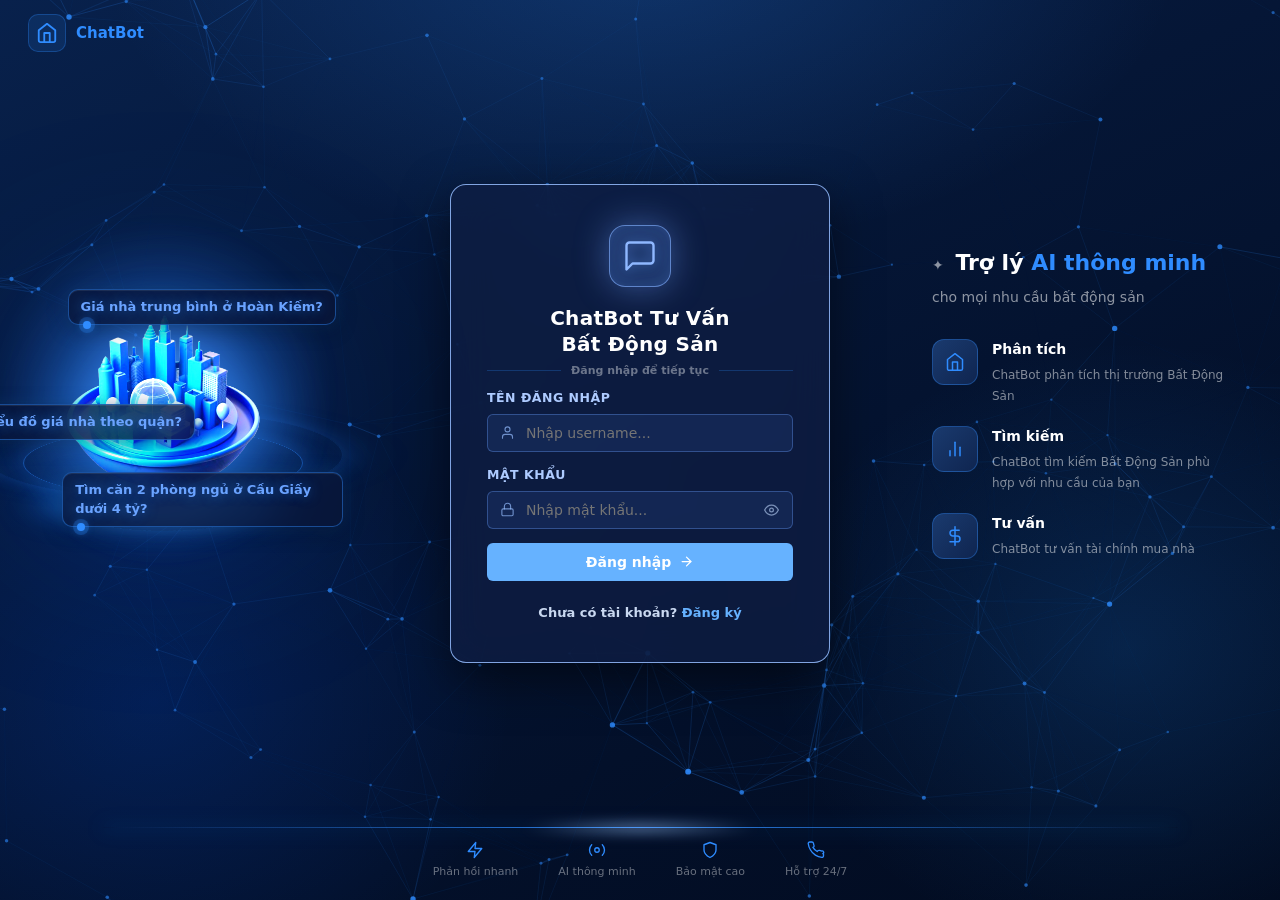
<file: frontend/html/index.html>
<!DOCTYPE html>
<html lang="vi">
<head>
  <meta charset="UTF-8" />
  <meta name="viewport" content="width=device-width, initial-scale=1.0" />
  <title>Chatbot</title>
  <link rel="stylesheet" href="../css/style.css" />
  <link rel="preconnect" href="https://fonts.googleapis.com" />
  <link href="https://fonts.googleapis.com/css2?family=Inter:wght@300;400;500;600&display=swap" rel="stylesheet" />
  <script src="https://cdn.plot.ly/plotly-2.27.0.min.js"></script>
</head>
<body>
  <div class="app-layout">

    <!-- ===== SIDEBAR ===== -->
    <aside class="sidebar" id="sidebar">
      <div class="sidebar-header">
        <div class="sidebar-brand">
          <span class="sidebar-logo-icon">
            <img src="../assets/images/deal.png" alt="Logo" />
          </span>
          <div class="sidebar-brand-text">
            <span class="sidebar-title">Chatbot</span>
            <span class="sidebar-brand-sub">Tư vấn Bất Động Sản</span>
          </div>
        </div>
      </div>

      <button class="new-chat-btn" id="newChatBtn" title="Cuộc trò chuyện mới">
        <img src="../assets/images/talk.png" alt="" class="new-chat-icon" />
        <span>Chat mới</span>
      </button>

      <button class="search-btn" id="searchBtn" title="Tìm kiếm">
        <img src="../assets/images/magnifying-glass.png" alt="" class="new-chat-icon" />
        <span>Tìm kiếm</span>
      </button>

      <div class="search-box" id="searchBox" hidden>
        <input type="text" id="searchInput" placeholder="Tìm trong lịch sử..." />
      </div>

      <div class="sidebar-history-section">
        <span class="sidebar-history-label"><img src="../assets/images/memory.png" alt="" class="history-icon" />Lịch sử</span>
        <div class="history-list" id="historyList">
          <p class="history-empty">Chưa có cuộc trò chuyện nào.</p>
        </div>
      </div>


      <button class="sidebar-collapse-btn" id="collapseBtn" title="Thu gọn">
        <svg viewBox="0 0 24 24" width="16" height="16"><polyline points="15 18 9 12 15 6"/><polyline points="9 18 3 12 9 6"/></svg>
      </button>
    </aside>

    <!-- Nút mở lại sidebar khi đã collapse -->
    <button class="sidebar-open-btn" id="openBtn" title="Mở sidebar">
      <svg viewBox="0 0 24 24" width="16" height="16"><polyline points="9 18 15 12 9 6"/><polyline points="15 18 21 12 15 6"/></svg>
    </button>

    <!-- ===== MAIN ===== -->
    <div class="main-content">

      <!-- Header -->
      <header class="top-header">
        <div class="header-left">
          <span class="header-date">
            <svg viewBox="0 0 24 24" width="14" height="14"><rect x="3" y="4" width="18" height="18" rx="2" ry="2"/><line x1="16" y1="2" x2="16" y2="6"/><line x1="8" y1="2" x2="8" y2="6"/><line x1="3" y1="10" x2="21" y2="10"/></svg>
            <span id="current-date"></span>
          </span>
        </div>

        <div class="header-right">
          <!-- Model Selector -->
          <div class="model-selector-wrap" id="modelSelectorWrap">
            <button class="model-selector-btn" id="modelSelectorBtn" title="Chọn model">
              <svg viewBox="0 0 24 24" width="15" height="15" class="model-icon"><circle cx="12" cy="12" r="3"/><path d="M19.07 4.93a10 10 0 0 1 0 14.14M4.93 4.93a10 10 0 0 0 0 14.14"/></svg>
              <span id="modelLabel">GPT-4.1 Mini</span>
              <svg viewBox="0 0 24 24" width="13" height="13" class="chevron-icon"><polyline points="6 9 12 15 18 9"/></svg>
            </button>

            <div class="model-dropdown" id="modelDropdown" hidden>
              <div class="model-dropdown-item" data-model="gpt-4.1-mini">
                <div class="model-item-main">
                  <span class="model-item-name">GPT-4.1 Mini</span>
                  <span class="model-check">
                    <svg viewBox="0 0 24 24" width="14" height="14"><polyline points="20 6 9 17 4 12"/></svg>
                  </span>
                </div>
                <span class="model-item-desc">Nhanh, hiệu quả</span>
              </div>
<div class="model-dropdown-item" data-model="o4-mini">
                <div class="model-item-main">
                  <span class="model-item-name">O4 Mini</span>
                  <span class="model-check">
                    <svg viewBox="0 0 24 24" width="14" height="14"><polyline points="20 6 9 17 4 12"/></svg>
                  </span>
                </div>
                <span class="model-item-desc">Phù hợp cho các tác vụ phức tạp</span>
              </div>
              <div class="model-dropdown-item" data-model="deepseek/deepseek-v4-flash">
                <div class="model-item-main">
                  <span class="model-item-name">DeepSeek V4 Flash</span>
                  <span class="model-check">
                    <svg viewBox="0 0 24 24" width="14" height="14"><polyline points="20 6 9 17 4 12"/></svg>
                  </span>
                </div>
                <span class="model-item-desc">Phù hợp với các tác vụ đơn giản</span>
              </div>
              <div class="model-dropdown-item" data-model="mistralai/mistral-small-2603">
                <div class="model-item-main">
                  <span class="model-item-name">Mistral Small 4</span>
                  <span class="model-check">
                    <svg viewBox="0 0 24 24" width="14" height="14"><polyline points="20 6 9 17 4 12"/></svg>
                  </span>
                </div>
                <span class="model-item-desc">Phù hợp cho hỏi đáp thông thường</span>
              </div>
            </div>
          </div>

          <!-- User info dropdown -->
          <div class="header-user-wrap" id="headerUserWrap">
            <div class="header-user-info" id="headerUserBtn">
              <div class="sidebar-user-avatar" id="sidebarUserAvatar">U</div>
              <div class="sidebar-user-details">
                <span class="sidebar-user-name" id="sidebarUserName">—</span>
                <span class="sidebar-user-role" id="sidebarUserRole">user</span>
              </div>
            </div>
            <div class="header-user-dropdown" id="headerUserDropdown" hidden>
              <button class="header-menu-btn" id="profileBtn">
                <svg viewBox="0 0 24 24" width="14" height="14"><path d="M20 21v-2a4 4 0 0 0-4-4H8a4 4 0 0 0-4 4v2"/><circle cx="12" cy="7" r="4"/></svg>
                Hồ sơ
              </button>
              <a class="header-menu-btn" id="adminPageBtn" href="admin.html" hidden>
                <svg viewBox="0 0 24 24" width="14" height="14"><path d="M12 20h9"/><path d="M16.5 3.5a2.121 2.121 0 0 1 3 3L7 19l-4 1 1-4L16.5 3.5z"/></svg>
                Admin
              </a>
              <button class="header-logout-btn" id="logoutBtn">
                <svg viewBox="0 0 24 24" width="14" height="14"><path d="M9 21H5a2 2 0 0 1-2-2V5a2 2 0 0 1 2-2h4"/><polyline points="16 17 21 12 16 7"/><line x1="21" y1="12" x2="9" y2="12"/></svg>
                Đăng xuất
              </button>
            </div>
          </div>

        </div>
      </header>

      <!-- Chat Area -->
      <div class="chat-wrapper">
        <div class="chat-area welcome-mode" id="chatArea">

          <!-- Welcome State -->
          <div class="welcome-screen" id="welcomeScreen">
            <h1 class="welcome-title">XIN CHÀO</h1>
            <div class="welcome-sphere-wrap">
              <div class="sphere-ring r1"></div>
              <div class="sphere-ring r2"></div>
              <div class="sphere-glow"></div>
              <img class="sphere-robot" src="../assets/images/robot.png" alt="AI" />
            </div>
            <p class="welcome-subtitle">Tôi có thể giúp gì cho bạn?</p>
          </div>

          <!-- Messages container -->
          <div class="messages-container" id="messagesContainer"></div>

          <!-- Input Bar -->
          <div class="input-bar" id="inputBar">
            <div class="input-wrapper">
              <textarea
                id="chatInput"
                class="chat-input"
                placeholder="Câu hỏi của bạn về Bất Động Sản..."
                rows="1"
                maxlength="1000"
              ></textarea>
              <button class="send-btn" id="sendBtn" title="Gửi">
                <svg viewBox="0 0 24 24" width="18" height="18"><line x1="12" y1="19" x2="12" y2="5"/><polyline points="5 12 12 5 19 12"/></svg>
              </button>
            </div>
            <div class="input-counter" id="inputCounter">0/1000</div>

            <div class="suggestion-grid" id="suggestionGrid">
              <button class="suggestion-card" data-q="Với tài chính dưới 5 tỷ, hãy gợi ý cho tôi các bất động sản ở Gia Lâm">
                <span class="suggestion-icon">
                  <svg viewBox="0 0 24 24" width="18" height="18"><line x1="18" y1="20" x2="18" y2="10"/><line x1="12" y1="20" x2="12" y2="4"/><line x1="6" y1="20" x2="6" y2="14"/></svg>
                </span>
                <span class="suggestion-text">Với tài chính dưới 5 tỷ, hãy gợi ý cho tôi các bất động sản ở Gia Lâm</span>
                <svg class="suggestion-arrow" viewBox="0 0 24 24" width="13" height="13"><line x1="5" y1="12" x2="19" y2="12"/><polyline points="12 5 19 12 12 19"/></svg>
              </button>
              <button class="suggestion-card" data-q="Biểu đồ giá nhà trung bình theo từng quận">
                <span class="suggestion-icon">
                  <svg viewBox="0 0 24 24" width="18" height="18"><path d="M3 9l9-7 9 7v11a2 2 0 0 1-2 2H5a2 2 0 0 1-2-2z"/><polyline points="9 22 9 12 15 12 15 22"/></svg>
                </span>
                <span class="suggestion-text">Biểu đồ giá nhà trung bình theo từng quận</span>
                <svg class="suggestion-arrow" viewBox="0 0 24 24" width="13" height="13"><line x1="5" y1="12" x2="19" y2="12"/><polyline points="12 5 19 12 12 19"/></svg>
              </button>
              <button class="suggestion-card" data-q="Tôi có 1.5 tỷ vốn tự có, thu nhập 35 triệu/tháng, muốn mua căn 4 tỷ. Vay lãi suất 9%/năm trong 20 năm, đánh giá rủi ro tài chính giúp tôi">
                <span class="suggestion-icon">
                  <svg viewBox="0 0 24 24" width="18" height="18"><path d="M12 22s8-4 8-10V5l-8-3-8 3v7c0 6 8 10 8 10z"/></svg>
                </span>
                <span class="suggestion-text">Tôi có 1.5 tỷ vốn, thu nhập 35 triệu/tháng, muốn mua căn 4 tỷ, vay 9%/năm trong 20 năm, đánh giá rủi ro tài chính giúp tôi</span>
                <svg class="suggestion-arrow" viewBox="0 0 24 24" width="13" height="13"><line x1="5" y1="12" x2="19" y2="12"/><polyline points="12 5 19 12 12 19"/></svg>
              </button>
              <button class="suggestion-card" data-q="Tìm kiếm Bất Động Sản ở Ba Đình, có 3 phòng ngủ, thiết kế hiện đại, thoáng đãng">
                <span class="suggestion-icon">
                  <svg viewBox="0 0 24 24" width="18" height="18"><path d="M3 9l9-7 9 7v11a2 2 0 0 1-2 2H5a2 2 0 0 1-2-2z"/><line x1="9" y1="22" x2="9" y2="12"/><line x1="15" y1="22" x2="15" y2="16"/></svg>
                </span>
                <span class="suggestion-text">Tìm kiếm Bất Động Sản ở Ba Đình, có 3 phòng ngủ, thiết kế hiện đại, thoáng đãng</span>
                <svg class="suggestion-arrow" viewBox="0 0 24 24" width="13" height="13"><line x1="5" y1="12" x2="19" y2="12"/><polyline points="12 5 19 12 12 19"/></svg>
              </button>
            </div>
          </div>

        </div>
      </div>
    </div>
  </div>

  <!-- Profile Modal -->
  <div class="modal-overlay" id="profileModal" hidden>
    <div class="profile-modal">
      <div class="profile-modal-header">
        <div class="profile-modal-title">
          <svg viewBox="0 0 24 24" width="18" height="18"><path d="M20 21v-2a4 4 0 0 0-4-4H8a4 4 0 0 0-4 4v2"/><circle cx="12" cy="7" r="4"/></svg>
          Thông tin tài khoản
        </div>
        <button class="profile-modal-close" id="profileModalClose">
          <svg viewBox="0 0 24 24" width="16" height="16"><line x1="18" y1="6" x2="6" y2="18"/><line x1="6" y1="6" x2="18" y2="18"/></svg>
        </button>
      </div>
      <div class="profile-modal-body">
        <div class="profile-field">
          <span class="profile-label">Tên đăng nhập</span>
          <span class="profile-value" id="profileUsername">—</span>
        </div>
        <div class="profile-field">
          <span class="profile-label">Gmail</span>
          <span class="profile-value" id="profileEmail">—</span>
        </div>
        <div class="profile-field">
          <span class="profile-label">Số điện thoại</span>
          <span class="profile-value" id="profilePhone">—</span>
        </div>
        <div class="profile-field">
          <span class="profile-label">Ngày tạo</span>
          <span class="profile-value" id="profileCreatedAt">—</span>
        </div>
      </div>
    </div>
  </div>

  <script src="../js/main.js"></script>
</body>
</html>
</file>
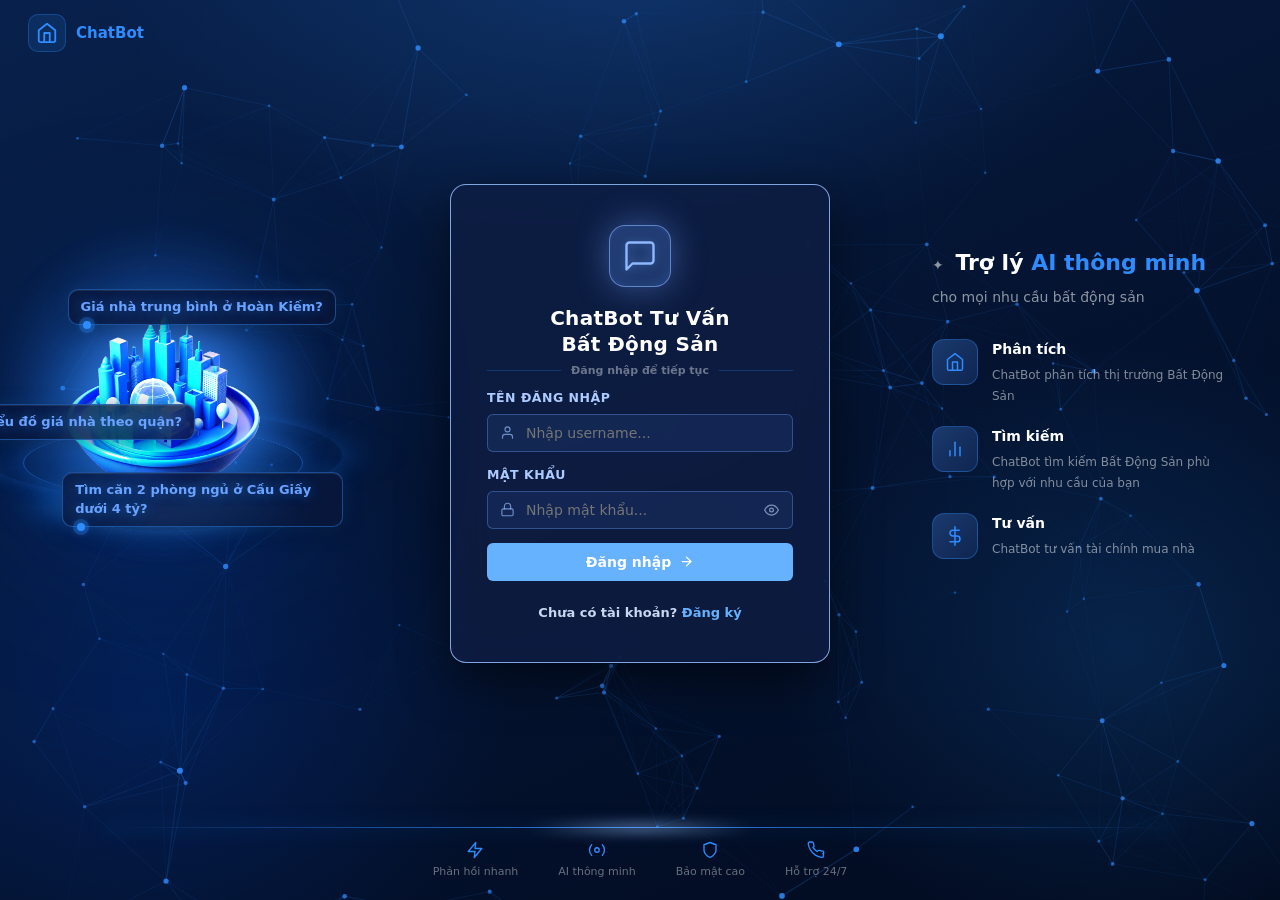
<file: frontend/html/admin.html>
<!DOCTYPE html>
<html lang="vi">
<head>
  <meta charset="UTF-8" />
  <meta name="viewport" content="width=device-width, initial-scale=1.0" />
  <title>Admin — Chatbot</title>
  <link rel="stylesheet" href="../css/style.css" />
  <link rel="preconnect" href="https://fonts.googleapis.com" />
  <link href="https://fonts.googleapis.com/css2?family=Inter:wght@300;400;500;600&display=swap" rel="stylesheet" />
</head>
<body>
  <div class="admin-layout">

    <!-- Sidebar -->
    <aside class="admin-sidebar">
      <div class="admin-brand">
        <svg viewBox="0 0 24 24" width="22" height="22" stroke="#2F8CFF" fill="none" stroke-width="2" stroke-linecap="round" stroke-linejoin="round"><path d="M21 15a2 2 0 0 1-2 2H7l-4 4V5a2 2 0 0 1 2-2h14a2 2 0 0 1 2 2z"/></svg>
        <span>Admin</span>
      </div>

      <nav class="admin-nav">
        <button class="admin-nav-item active" data-tab="overview">
          <svg viewBox="0 0 24 24" width="15" height="15"><rect x="3" y="3" width="7" height="9"/><rect x="14" y="3" width="7" height="5"/><rect x="14" y="12" width="7" height="9"/><rect x="3" y="16" width="7" height="5"/></svg>
          Tổng quan
        </button>
        <button class="admin-nav-item" data-tab="users">
          <svg viewBox="0 0 24 24" width="15" height="15"><path d="M17 21v-2a4 4 0 0 0-4-4H5a4 4 0 0 0-4 4v2"/><circle cx="9" cy="7" r="4"/><path d="M23 21v-2a4 4 0 0 0-3-3.87"/><path d="M16 3.13a4 4 0 0 1 0 7.75"/></svg>
          Tài khoản
        </button>
        <button class="admin-nav-item" data-tab="sessions">
          <svg viewBox="0 0 24 24" width="15" height="15"><path d="M21 15a2 2 0 0 1-2 2H7l-4 4V5a2 2 0 0 1 2-2h14a2 2 0 0 1 2 2z"/></svg>
          Lịch sử chat
        </button>
      </nav>

      <div class="admin-sidebar-footer">
        <a href="index.html" class="admin-back-btn">
          <svg viewBox="0 0 24 24" width="14" height="14"><polyline points="15 18 9 12 15 6"/></svg>
          Về trang chat
        </a>
      </div>
    </aside>

    <!-- Main content -->
    <main class="admin-main">

      <!-- Overview / Dashboard tab -->
      <div class="admin-tab" id="tab-overview">
        <div class="admin-tab-header">
          <h2 class="admin-section-title">Tổng quan</h2>
        </div>

        <div class="dash-kpi-grid" id="dashKpi">
          <div class="dash-kpi-card"><div class="dash-kpi-value">…</div><div class="dash-kpi-label">Đang tải</div></div>
        </div>

        <div class="dash-chart-row">
          <div class="dash-chart-card"><div id="chartUsersByDay" class="dash-chart"></div></div>
          <div class="dash-chart-card"><div id="chartSessionsByDay" class="dash-chart"></div></div>
        </div>

        <div class="dash-chart-row dash-chart-row-3">
          <div class="dash-chart-card"><div id="chartTopUsers" class="dash-chart"></div></div>
          <div class="dash-chart-card"><div id="chartRoleRatio" class="dash-chart"></div></div>
          <div class="dash-chart-card"><div id="chartSessionsByHour" class="dash-chart"></div></div>
        </div>
      </div>

      <!-- Users tab -->
      <div class="admin-tab" id="tab-users" hidden>
        <div class="admin-tab-header">
          <h2 class="admin-section-title">Tài khoản</h2>
          <input type="text" id="userFilterInput" class="admin-filter-input" placeholder="Tìm theo username..." />
        </div>

        <div class="create-user-form" id="createUserForm">
          <input id="newUsername" type="text" placeholder="Username" />
          <input id="newPassword" type="password" placeholder="Mật khẩu" />
          <select id="newRole">
            <option value="user">User</option>
            <option value="admin">Admin</option>
          </select>
          <button class="admin-action-btn" id="createUserBtn">Tạo</button>
        </div>
        <div id="createUserError" class="admin-error" hidden></div>

        <div class="admin-table-wrap">
          <table class="admin-table" id="usersTable">
            <thead>
              <tr><th>Username</th><th>Password</th><th>Gmail</th><th>SĐT</th><th>Role</th><th>Ngày tạo</th></tr>
            </thead>
            <tbody id="usersTableBody">
              <tr><td colspan="4" class="table-empty">Đang tải...</td></tr>
            </tbody>
          </table>
        </div>
      </div>

      <!-- Sessions tab -->
      <div class="admin-tab" id="tab-sessions" hidden>
        <div class="admin-tab-header">
          <h2 class="admin-section-title">Lịch sử chat</h2>
          <input type="text" id="sessionFilterInput" class="admin-filter-input" placeholder="Lọc theo username..." />
        </div>
        <div class="admin-table-wrap">
          <table class="admin-table" id="sessionsTable">
            <thead>
              <tr><th>Người dùng</th><th>Tiêu đề</th><th>Thời gian</th></tr>
            </thead>
            <tbody id="sessionsTableBody">
              <tr><td colspan="4" class="table-empty">Đang tải...</td></tr>
            </tbody>
          </table>
        </div>
      </div>

    </main>
  </div>

  <!-- Session history modal -->
  <div class="modal-overlay" id="sessionModal" hidden>
    <div class="session-modal">
      <div class="profile-modal-header">
        <div class="profile-modal-title">
          <svg viewBox="0 0 24 24" width="18" height="18"><path d="M21 15a2 2 0 0 1-2 2H7l-4 4V5a2 2 0 0 1 2-2h14a2 2 0 0 1 2 2z"/></svg>
          <span id="sessionModalTitle">Lịch sử trò chuyện</span>
        </div>
        <button class="profile-modal-close" id="sessionModalClose">
          <svg viewBox="0 0 24 24" width="16" height="16"><line x1="18" y1="6" x2="6" y2="18"/><line x1="6" y1="6" x2="18" y2="18"/></svg>
        </button>
      </div>
      <div class="session-modal-body" id="sessionModalBody"></div>
    </div>
  </div>

  <script src="https://cdn.plot.ly/plotly-2.27.0.min.js"></script>
  <script src="../js/admin.js"></script>
</body>
</html>
</file>
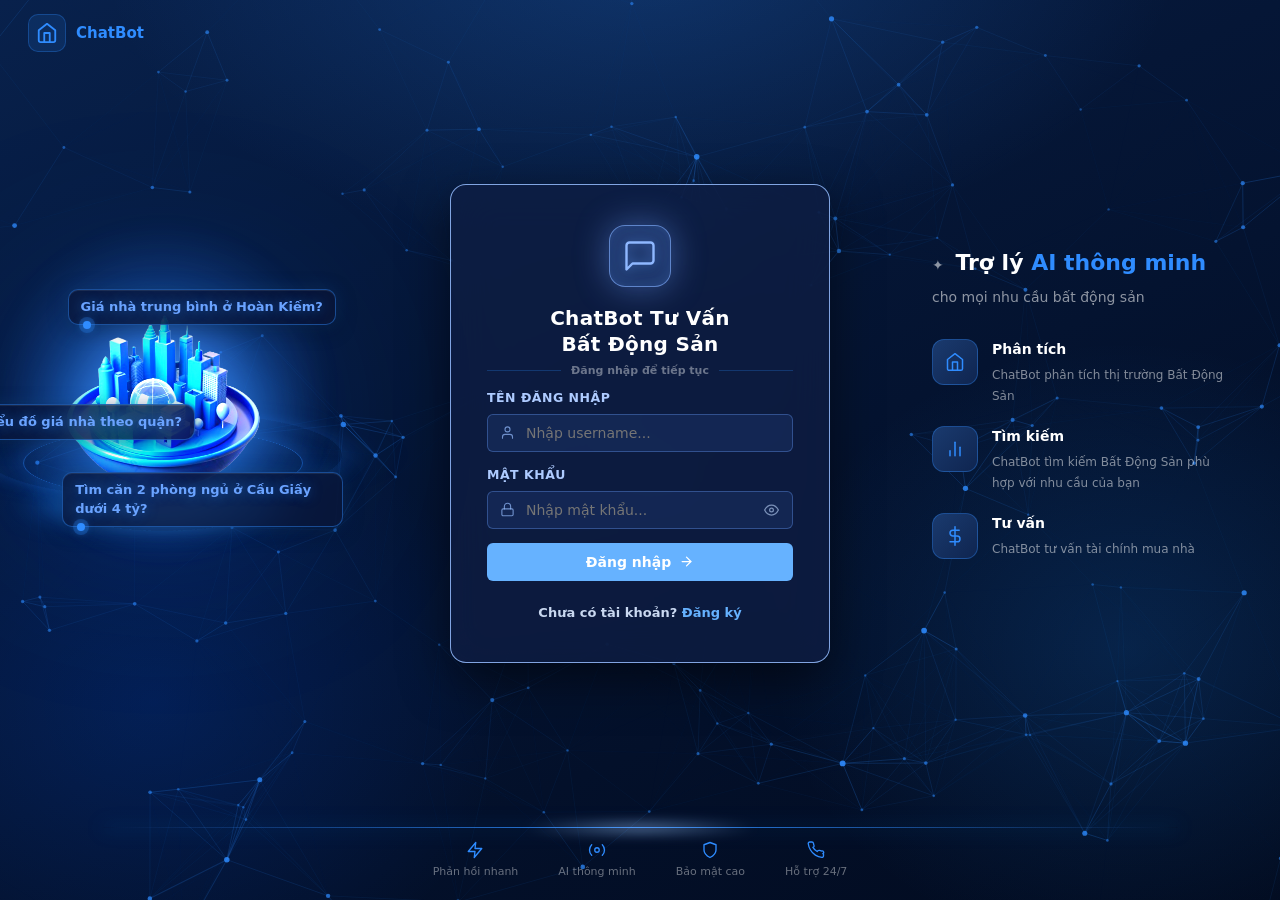
<file: frontend/html/login.html>
<!DOCTYPE html>
<html lang="vi">
<head>
  <meta charset="UTF-8" />
  <meta name="viewport" content="width=device-width, initial-scale=1.0" />
  <title>Đăng nhập — Chatbot BĐS</title>
  <link rel="stylesheet" href="../css/style.css" />
  <link rel="preconnect" href="https://fonts.googleapis.com" />
  <link href="https://fonts.googleapis.com/css2?family=Inter:wght@300;400;500;600;700;800&display=swap" rel="stylesheet" />
</head>
<body class="login-body login-page">
  <canvas id="bgCanvas" class="login-bg-canvas"></canvas>

  <!-- Top bar -->
  <div class="login-topbar">
    <div class="login-brand">
      <div class="login-brand-icon">
        <svg viewBox="0 0 24 24" width="22" height="22" fill="none" stroke="#2F8CFF" stroke-width="2" stroke-linecap="round" stroke-linejoin="round">
          <path d="M3 9l9-7 9 7v11a2 2 0 0 1-2 2H5a2 2 0 0 1-2-2z"/>
          <polyline points="9 22 9 12 15 12 15 22"/>
        </svg>
      </div>
      <div>
        <div class="login-brand-name"><span>ChatBot</span></div>
      </div>
    </div>
  </div>

  <!-- Main layout -->
  <div class="login-layout">

    <!-- Left: City scene -->
    <div class="login-left">
      <div class="city-scene">
        <div class="city-ring city-ring-3"></div>
        <div class="city-ring"></div>
        <div class="city-ring city-ring-2"></div>
        <div class="city-glow"></div>
        <img src="../assets/images/image-removebg-preview.png" class="city-img" alt="" />
        <div class="price-tag pt1">
          <span class="pt-price">Giá nhà trung bình ở Hoàn Kiếm?</span>
        </div>
        <div class="price-tag pt2">
          <span class="pt-price">Biểu đồ giá nhà theo quận?</span>
        </div>
        <div class="price-tag pt3">
          <span class="pt-price">Tìm căn 2 phòng ngủ ở Cầu Giấy dưới 4 tỷ?</span>
        </div>
      </div>
    </div>

    <!-- Center: Login card -->
    <div class="login-center">
      <div class="login-card">
        <div class="login-card-icon">
          <svg viewBox="0 0 24 24" width="36" height="36" fill="none" stroke="#2F8CFF" stroke-width="1.5" stroke-linecap="round" stroke-linejoin="round">
            <path d="M21 15a2 2 0 0 1-2 2H7l-4 4V5a2 2 0 0 1 2-2h14a2 2 0 0 1 2 2z"/>
          </svg>
        </div>
        <h1 class="login-title">ChatBot Tư Vấn<br>Bất Động Sản</h1>
        <div class="login-divider">
          <span></span>
          <p class="login-subtitle">Đăng nhập để tiếp tục</p>
          <span></span>
        </div>

        <form id="loginForm" class="login-form">
          <div class="login-field">
            <label for="username">Tên đăng nhập</label>
            <div class="login-input-wrap">
              <svg class="input-icon" viewBox="0 0 24 24" width="15" height="15"><path d="M20 21v-2a4 4 0 0 0-4-4H8a4 4 0 0 0-4 4v2"/><circle cx="12" cy="7" r="4"/></svg>
              <input id="username" type="text" placeholder="Nhập username..." autocomplete="username" />
            </div>
          </div>
          <div class="login-field">
            <label for="password">Mật khẩu</label>
            <div class="login-input-wrap login-pw-wrap">
              <svg class="input-icon" viewBox="0 0 24 24" width="15" height="15"><rect x="3" y="11" width="18" height="11" rx="2" ry="2"/><path d="M7 11V7a5 5 0 0 1 10 0v4"/></svg>
              <input id="password" type="password" placeholder="Nhập mật khẩu..." autocomplete="current-password" />
              <button type="button" class="pw-toggle" id="pwToggle">
                <svg id="eyeIcon" viewBox="0 0 24 24" width="15" height="15"><path d="M1 12s4-8 11-8 11 8 11 8-4 8-11 8-11-8-11-8z"/><circle cx="12" cy="12" r="3"/></svg>
              </button>
            </div>
          </div>
          <div id="loginError" class="login-error" hidden></div>
          <button type="submit" class="login-btn" id="loginBtn">
            Đăng nhập
            <svg viewBox="0 0 24 24" width="15" height="15"><line x1="5" y1="12" x2="19" y2="12"/><polyline points="12 5 19 12 12 19"/></svg>
          </button>
        </form>

        <p class="auth-switch">Chưa có tài khoản? <a href="register.html">Đăng ký</a></p>
      </div>
    </div>

    <!-- Right: Features -->
    <div class="login-right">
      <h2 class="login-right-title">
        <span class="login-right-sparkle">✦</span> Trợ lý <em>AI thông minh</em>
        <br><span>cho mọi nhu cầu bất động sản</span>
      </h2>
      <div class="feature-list">
        <div class="feature-item">
          <div class="feature-icon feature-icon-1">
            <svg viewBox="0 0 24 24" width="20" height="20"><path d="M3 9l9-7 9 7v11a2 2 0 0 1-2 2H5a2 2 0 0 1-2-2z"/><polyline points="9 22 9 12 15 12 15 22"/></svg>
          </div>
          <div class="feature-text">
            <strong>Phân tích</strong>
            <span>ChatBot phân tích thị trường Bất Động Sản</span>
          </div>
        </div>
        <div class="feature-item">
          <div class="feature-icon feature-icon-2">
            <svg viewBox="0 0 24 24" width="20" height="20"><line x1="18" y1="20" x2="18" y2="10"/><line x1="12" y1="20" x2="12" y2="4"/><line x1="6" y1="20" x2="6" y2="14"/></svg>
          </div>
          <div class="feature-text">
            <strong>Tìm kiếm</strong>
            <span>ChatBot tìm kiếm Bất Động Sản phù hợp với nhu cầu của bạn</span>
          </div>
        </div>
        <div class="feature-item">
          <div class="feature-icon feature-icon-3">
            <svg viewBox="0 0 24 24" width="20" height="20" fill="none" stroke="currentColor" stroke-width="2" stroke-linecap="round" stroke-linejoin="round"><line x1="12" y1="1" x2="12" y2="23"/><path d="M17 5H9.5a3.5 3.5 0 0 0 0 7h5a3.5 3.5 0 0 1 0 7H6"/></svg>
          </div>
          <div class="feature-text">
            <strong>Tư vấn</strong>
            <span>ChatBot tư vấn tài chính mua nhà</span>
          </div>
        </div>
      </div>
    </div>

  </div>

  <!-- Bottom badges -->
  <div class="login-bottom">
    <div class="badge-item">
      <svg viewBox="0 0 24 24" width="18" height="18"><polygon points="13 2 3 14 12 14 11 22 21 10 12 10 13 2"/></svg>
      Phản hồi nhanh
    </div>
    <div class="badge-item">
      <svg viewBox="0 0 24 24" width="18" height="18"><circle cx="12" cy="12" r="3"/><path d="M19.07 4.93a10 10 0 0 1 0 14.14M4.93 4.93a10 10 0 0 0 0 14.14"/></svg>
      AI thông minh
    </div>
    <div class="badge-item">
      <svg viewBox="0 0 24 24" width="18" height="18"><path d="M12 22s8-4 8-10V5l-8-3-8 3v7c0 6 8 10 8 10z"/></svg>
      Bảo mật cao
    </div>
    <div class="badge-item">
      <svg viewBox="0 0 24 24" width="18" height="18"><path d="M22 16.92v3a2 2 0 0 1-2.18 2 19.79 19.79 0 0 1-8.63-3.07A19.5 19.5 0 0 1 4.69 12a19.79 19.79 0 0 1-3.07-8.67A2 2 0 0 1 3.6 1.29h3a2 2 0 0 1 2 1.72c.127.96.361 1.903.7 2.81a2 2 0 0 1-.45 2.11L7.91 8.38a16 16 0 0 0 5.65 5.65l.95-.95a2 2 0 0 1 2.11-.45c.907.339 1.85.573 2.81.7A2 2 0 0 1 21.18 16.92z"/></svg>
      Hỗ trợ 24/7
    </div>
  </div>

  <script src="../js/login.js"></script>
  <script>
    const canvas = document.getElementById('bgCanvas');
    const ctx    = canvas.getContext('2d');
    const FOV    = 500;
    const NUM    = 220;
    let W, H, particles, rotX = 0, rotY = 0;

    function resize() {
      W = canvas.width  = window.innerWidth;
      H = canvas.height = window.innerHeight;
    }

    function init() {
      resize();
      particles = Array.from({ length: NUM }, () => ({
        x:  (Math.random() - 0.5) * W * 2,
        y:  (Math.random() - 0.5) * H * 2,
        z:  (Math.random() - 0.5) * 800,
        vx: (Math.random() - 0.5) * 0.5,
        vy: (Math.random() - 0.5) * 0.5,
        vz: (Math.random() - 0.5) * 0.5,
      }));
    }

    function rotateY(x, z, a) {
      return { x: x * Math.cos(a) - z * Math.sin(a), z: x * Math.sin(a) + z * Math.cos(a) };
    }
    function rotateX(y, z, a) {
      return { y: y * Math.cos(a) - z * Math.sin(a), z: y * Math.sin(a) + z * Math.cos(a) };
    }
    function project(x, y, z) {
      const scale = FOV / (FOV + z + 400);
      return { sx: x * scale + W / 2, sy: y * scale + H / 2, scale };
    }

    function draw() {
      ctx.clearRect(0, 0, W, H);
      rotY += 0.0008;
      rotX += 0.0003;

      const projected = particles.map(p => {
        p.x += p.vx; p.y += p.vy; p.z += p.vz;
        if (p.x < -W) p.x = W; if (p.x > W) p.x = -W;
        if (p.y < -H) p.y = H; if (p.y > H) p.y = -H;
        if (p.z < -400) p.z = 400; if (p.z > 400) p.z = -400;
        const ry = rotateY(p.x, p.z, rotY);
        const rx = rotateX(p.y, ry.z, rotX);
        return { ...project(ry.x, rx.y, rx.z), pz: p.z };
      }).sort((a, b) => b.pz - a.pz);

      for (let i = 0; i < projected.length; i++) {
        const { sx, sy, scale } = projected[i];
        const r     = Math.max(0.4, 3 * scale);
        const alpha = Math.min(0.9, 0.15 + 0.75 * scale);
        ctx.beginPath();
        ctx.arc(sx, sy, r, 0, Math.PI * 2);
        ctx.fillStyle = `rgba(47,140,255,${alpha})`;
        ctx.fill();

        for (let j = i + 1; j < projected.length; j++) {
          const { sx: qx, sy: qy, scale: qs } = projected[j];
          const dx = sx - qx, dy = sy - qy;
          const dist = Math.sqrt(dx * dx + dy * dy);
          if (dist < 160) {
            ctx.beginPath();
            ctx.moveTo(sx, sy);
            ctx.lineTo(qx, qy);
            ctx.strokeStyle = `rgba(47,140,255,${0.5 * ((scale + qs) / 2) * (1 - dist / 160)})`;
            ctx.lineWidth = 1.2 * ((scale + qs) / 2);
            ctx.stroke();
          }
        }
      }
      requestAnimationFrame(draw);
    }

    window.addEventListener('resize', resize);
    init();
    draw();
  </script>
</body>
</html>
</file>
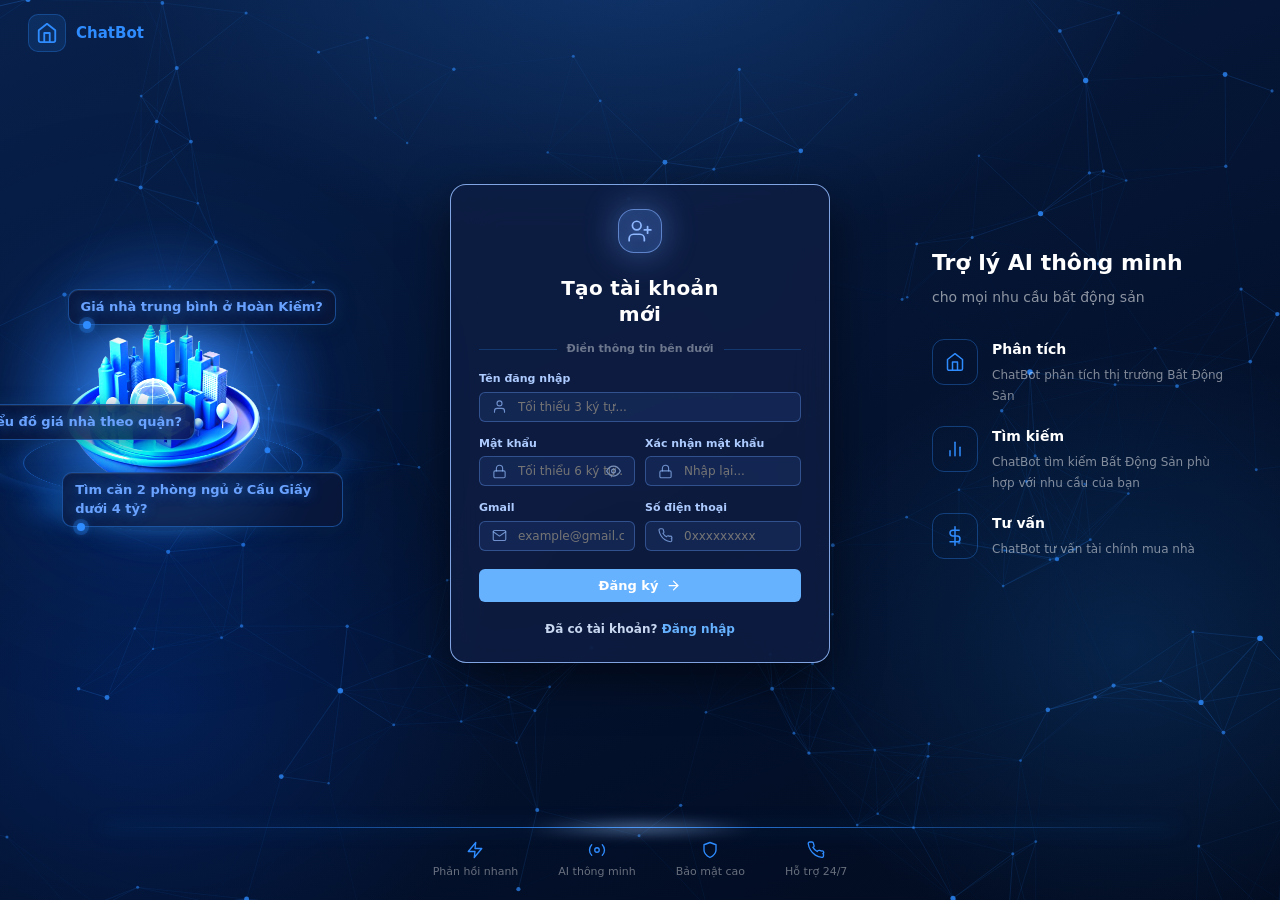
<file: frontend/html/register.html>
<!DOCTYPE html>
<html lang="vi">
<head>
  <meta charset="UTF-8" />
  <meta name="viewport" content="width=device-width, initial-scale=1.0" />
  <title>Đăng ký — Chatbot BĐS</title>
  <link rel="stylesheet" href="../css/style.css" />
  <link rel="preconnect" href="https://fonts.googleapis.com" />
  <link href="https://fonts.googleapis.com/css2?family=Inter:wght@300;400;500;600;700;800&display=swap" rel="stylesheet" />
</head>
<body class="login-body login-page register-page">
  <canvas id="bgCanvas" class="login-bg-canvas"></canvas>

  <!-- Top bar -->
  <div class="login-topbar">
    <div class="login-brand">
      <div class="login-brand-icon">
        <svg viewBox="0 0 24 24" width="22" height="22" fill="none" stroke="#2F8CFF" stroke-width="2" stroke-linecap="round" stroke-linejoin="round">
          <path d="M3 9l9-7 9 7v11a2 2 0 0 1-2 2H5a2 2 0 0 1-2-2z"/>
          <polyline points="9 22 9 12 15 12 15 22"/>
        </svg>
      </div>
      <div>
        <div class="login-brand-name"><span>ChatBot</span></div>
      </div>
    </div>
  </div>

  <!-- Main layout -->
  <div class="login-layout">

    <!-- Left: City scene -->
    <div class="login-left">
      <div class="city-scene">
        <div class="city-ring city-ring-3"></div>
        <div class="city-ring"></div>
        <div class="city-ring city-ring-2"></div>
        <div class="city-glow"></div>
        <img src="../assets/images/image-removebg-preview.png" class="city-img" alt="" />
        <div class="price-tag pt1">
          <span class="pt-price">Giá nhà trung bình ở Hoàn Kiếm?</span>
        </div>
        <div class="price-tag pt2">
          <span class="pt-price">Biểu đồ giá nhà theo quận?</span>
        </div>
        <div class="price-tag pt3">
          <span class="pt-price">Tìm căn 2 phòng ngủ ở Cầu Giấy dưới 4 tỷ?</span>
        </div>
      </div>
    </div>

    <!-- Center: Register card -->
    <div class="login-center">
      <div class="login-card">
        <div class="login-card-icon">
          <svg viewBox="0 0 24 24" width="36" height="36" fill="none" stroke="#2F8CFF" stroke-width="1.5" stroke-linecap="round" stroke-linejoin="round">
            <path d="M16 21v-2a4 4 0 0 0-4-4H6a4 4 0 0 0-4 4v2"/>
            <circle cx="9" cy="7" r="4"/>
            <line x1="19" y1="8" x2="19" y2="14"/>
            <line x1="22" y1="11" x2="16" y2="11"/>
          </svg>
        </div>
        <h1 class="login-title">Tạo tài khoản<br>mới</h1>
        <div class="login-divider">
          <span></span>
          <p class="login-subtitle">Điền thông tin bên dưới</p>
          <span></span>
        </div>

        <form id="registerForm" class="login-form">
          <div class="login-field">
            <label for="username">Tên đăng nhập</label>
            <div class="login-input-wrap">
              <svg class="input-icon" viewBox="0 0 24 24" width="15" height="15"><path d="M20 21v-2a4 4 0 0 0-4-4H8a4 4 0 0 0-4 4v2"/><circle cx="12" cy="7" r="4"/></svg>
              <input id="username" type="text" placeholder="Tối thiểu 3 ký tự..." autocomplete="username" />
            </div>
          </div>
          <div class="register-row">
            <div class="login-field">
              <label for="password">Mật khẩu</label>
              <div class="login-input-wrap login-pw-wrap">
                <svg class="input-icon" viewBox="0 0 24 24" width="15" height="15"><rect x="3" y="11" width="18" height="11" rx="2" ry="2"/><path d="M7 11V7a5 5 0 0 1 10 0v4"/></svg>
                <input id="password" type="password" placeholder="Tối thiểu 6 ký tự..." autocomplete="new-password" />
                <button type="button" class="pw-toggle" id="pwToggle">
                  <svg viewBox="0 0 24 24" width="15" height="15"><path d="M1 12s4-8 11-8 11 8 11 8-4 8-11 8-11-8-11-8z"/><circle cx="12" cy="12" r="3"/></svg>
                </button>
              </div>
            </div>
            <div class="login-field">
              <label for="confirmPassword">Xác nhận mật khẩu</label>
              <div class="login-input-wrap">
                <svg class="input-icon" viewBox="0 0 24 24" width="15" height="15"><rect x="3" y="11" width="18" height="11" rx="2" ry="2"/><path d="M7 11V7a5 5 0 0 1 10 0v4"/></svg>
                <input id="confirmPassword" type="password" placeholder="Nhập lại..." autocomplete="new-password" />
              </div>
            </div>
          </div>
          <div class="register-row">
            <div class="login-field">
              <label for="email">Gmail</label>
              <div class="login-input-wrap">
                <svg class="input-icon" viewBox="0 0 24 24" width="15" height="15"><path d="M4 4h16c1.1 0 2 .9 2 2v12c0 1.1-.9 2-2 2H4c-1.1 0-2-.9-2-2V6c0-1.1.9-2 2-2z"/><polyline points="22,6 12,13 2,6"/></svg>
                <input id="email" type="email" placeholder="example@gmail.com" autocomplete="email" />
              </div>
            </div>
            <div class="login-field">
              <label for="phone">Số điện thoại</label>
              <div class="login-input-wrap">
                <svg class="input-icon" viewBox="0 0 24 24" width="15" height="15"><path d="M22 16.92v3a2 2 0 0 1-2.18 2 19.79 19.79 0 0 1-8.63-3.07A19.5 19.5 0 0 1 4.69 12a19.79 19.79 0 0 1-3.07-8.67A2 2 0 0 1 3.6 1.29h3a2 2 0 0 1 2 1.72c.127.96.361 1.903.7 2.81a2 2 0 0 1-.45 2.11L7.91 8.38a16 16 0 0 0 5.65 5.65l.95-.95a2 2 0 0 1 2.11-.45c.907.339 1.85.573 2.81.7A2 2 0 0 1 21.18 16.92z"/></svg>
                <input id="phone" type="tel" placeholder="0xxxxxxxxx" autocomplete="tel" />
              </div>
            </div>
          </div>
          <div id="registerError" class="login-error" hidden></div>
          <button type="submit" class="login-btn" id="registerBtn">
            Đăng ký
            <svg viewBox="0 0 24 24" width="15" height="15"><line x1="5" y1="12" x2="19" y2="12"/><polyline points="12 5 19 12 12 19"/></svg>
          </button>
        </form>

        <p class="auth-switch">Đã có tài khoản? <a href="login.html">Đăng nhập</a></p>
      </div>
    </div>

    <!-- Right: Features -->
    <div class="login-right">
      <h2 class="login-right-title">Trợ lý AI thông minh<br><span>cho mọi nhu cầu bất động sản</span></h2>
      <div class="feature-list">
        <div class="feature-item">
          <div class="feature-icon">
            <svg viewBox="0 0 24 24" width="20" height="20"><path d="M3 9l9-7 9 7v11a2 2 0 0 1-2 2H5a2 2 0 0 1-2-2z"/><polyline points="9 22 9 12 15 12 15 22"/></svg>
          </div>
          <div class="feature-text">
            <strong>Phân tích</strong>
            <span>ChatBot phân tích thị trường Bất Động Sản</span>
          </div>
        </div>
        <div class="feature-item">
          <div class="feature-icon">
            <svg viewBox="0 0 24 24" width="20" height="20"><line x1="18" y1="20" x2="18" y2="10"/><line x1="12" y1="20" x2="12" y2="4"/><line x1="6" y1="20" x2="6" y2="14"/></svg>
          </div>
          <div class="feature-text">
            <strong>Tìm kiếm</strong>
            <span>ChatBot tìm kiếm Bất Động Sản phù hợp với nhu cầu của bạn</span>
          </div>
        </div>
        <div class="feature-item">
          <div class="feature-icon">
            <svg viewBox="0 0 24 24" width="20" height="20" fill="none" stroke="currentColor" stroke-width="2" stroke-linecap="round" stroke-linejoin="round"><line x1="12" y1="1" x2="12" y2="23"/><path d="M17 5H9.5a3.5 3.5 0 0 0 0 7h5a3.5 3.5 0 0 1 0 7H6"/></svg>
          </div>
          <div class="feature-text">
            <strong>Tư vấn</strong>
            <span>ChatBot tư vấn tài chính mua nhà</span>
          </div>
        </div>
      </div>
    </div>

  </div>

  <!-- Bottom badges -->
  <div class="login-bottom">
    <div class="badge-item">
      <svg viewBox="0 0 24 24" width="18" height="18"><polygon points="13 2 3 14 12 14 11 22 21 10 12 10 13 2"/></svg>
      Phản hồi nhanh
    </div>
    <div class="badge-item">
      <svg viewBox="0 0 24 24" width="18" height="18"><circle cx="12" cy="12" r="3"/><path d="M19.07 4.93a10 10 0 0 1 0 14.14M4.93 4.93a10 10 0 0 0 0 14.14"/></svg>
      AI thông minh
    </div>
    <div class="badge-item">
      <svg viewBox="0 0 24 24" width="18" height="18"><path d="M12 22s8-4 8-10V5l-8-3-8 3v7c0 6 8 10 8 10z"/></svg>
      Bảo mật cao
    </div>
    <div class="badge-item">
      <svg viewBox="0 0 24 24" width="18" height="18"><path d="M22 16.92v3a2 2 0 0 1-2.18 2 19.79 19.79 0 0 1-8.63-3.07A19.5 19.5 0 0 1 4.69 12a19.79 19.79 0 0 1-3.07-8.67A2 2 0 0 1 3.6 1.29h3a2 2 0 0 1 2 1.72c.127.96.361 1.903.7 2.81a2 2 0 0 1-.45 2.11L7.91 8.38a16 16 0 0 0 5.65 5.65l.95-.95a2 2 0 0 1 2.11-.45c.907.339 1.85.573 2.81.7A2 2 0 0 1 21.18 16.92z"/></svg>
      Hỗ trợ 24/7
    </div>
  </div>

  <script src="../js/register.js"></script>
  <script>
    const canvas = document.getElementById('bgCanvas');
    const ctx    = canvas.getContext('2d');
    const FOV    = 500;
    const NUM    = 220;
    let W, H, particles, rotX = 0, rotY = 0;

    function resize() {
      W = canvas.width  = window.innerWidth;
      H = canvas.height = window.innerHeight;
    }

    function init() {
      resize();
      particles = Array.from({ length: NUM }, () => ({
        x:  (Math.random() - 0.5) * W * 2,
        y:  (Math.random() - 0.5) * H * 2,
        z:  (Math.random() - 0.5) * 800,
        vx: (Math.random() - 0.5) * 0.5,
        vy: (Math.random() - 0.5) * 0.5,
        vz: (Math.random() - 0.5) * 0.5,
      }));
    }

    function rotateY(x, z, a) {
      return { x: x * Math.cos(a) - z * Math.sin(a), z: x * Math.sin(a) + z * Math.cos(a) };
    }
    function rotateX(y, z, a) {
      return { y: y * Math.cos(a) - z * Math.sin(a), z: y * Math.sin(a) + z * Math.cos(a) };
    }
    function project(x, y, z) {
      const scale = FOV / (FOV + z + 400);
      return { sx: x * scale + W / 2, sy: y * scale + H / 2, scale };
    }

    function draw() {
      ctx.clearRect(0, 0, W, H);
      rotY += 0.0008;
      rotX += 0.0003;

      const projected = particles.map(p => {
        p.x += p.vx; p.y += p.vy; p.z += p.vz;
        if (p.x < -W) p.x = W; if (p.x > W) p.x = -W;
        if (p.y < -H) p.y = H; if (p.y > H) p.y = -H;
        if (p.z < -400) p.z = 400; if (p.z > 400) p.z = -400;
        const ry = rotateY(p.x, p.z, rotY);
        const rx = rotateX(p.y, ry.z, rotX);
        return { ...project(ry.x, rx.y, rx.z), pz: p.z };
      }).sort((a, b) => b.pz - a.pz);

      for (let i = 0; i < projected.length; i++) {
        const { sx, sy, scale } = projected[i];
        const r     = Math.max(0.4, 3 * scale);
        const alpha = Math.min(0.9, 0.15 + 0.75 * scale);
        ctx.beginPath();
        ctx.arc(sx, sy, r, 0, Math.PI * 2);
        ctx.fillStyle = `rgba(47,140,255,${alpha})`;
        ctx.fill();

        for (let j = i + 1; j < projected.length; j++) {
          const { sx: qx, sy: qy, scale: qs } = projected[j];
          const dx = sx - qx, dy = sy - qy;
          const dist = Math.sqrt(dx * dx + dy * dy);
          if (dist < 160) {
            ctx.beginPath();
            ctx.moveTo(sx, sy);
            ctx.lineTo(qx, qy);
            ctx.strokeStyle = `rgba(47,140,255,${0.45 * ((scale + qs) / 2) * (1 - dist / 160)})`;
            ctx.lineWidth = 1.2 * ((scale + qs) / 2);
            ctx.stroke();
          }
        }
      }
      requestAnimationFrame(draw);
    }

    window.addEventListener('resize', resize);
    init();
    draw();
  </script>
</body>
</html>
</file>
<file: frontend/css/style.css>
/* ===== RESET & BASE ===== */
*, *::before, *::after {
  box-sizing: border-box;
  margin: 0;
  padding: 0;
}

:root {
  --bg-primary:    #051026;
  --bg-secondary:  #173870;
  --bg-hover:      #20437e;
  --bg-card:       #1a3b72;
  --border:        rgba(95,180,255,0.34);
  --text-primary:  #ffffff;
  --text-secondary:#c9d8f0;
  --text-muted:    #97abce;
  --accent:        #66B2FF;
  --accent-hover:  #95CEFF;
  --accent-glow:   rgba(95, 180, 255, 0.34);
  --sidebar-width: 280px;
  --header-height: 54px;
  --radius:        10px;
  --radius-sm:     6px;
  --transition:    0.18s ease;

  /* Bảng màu neon xanh (tham khảo) */
  --bg-dark:      #020B1F;
  --bg-panel:     #061A3D;
  --primary-blue: #66B2FF;
  --neon-blue:    #66BCFF;
  --glow-blue:    #3D8BFF;
  --text-main:    #F5F8FF;
  --text-muted2:  #9FB6E0;
  --border-blue:  rgba(77, 165, 255, 0.65);
}

html, body {
  height: 100%;
  font-family: system-ui, -apple-system, BlinkMacSystemFont, 'Segoe UI', Roboto, sans-serif;
  font-size: 14px;
  font-weight: 700;
  background: var(--bg-primary);
  color: var(--text-primary);
  line-height: 1.5;
  -webkit-font-smoothing: antialiased;
}

/* ===== LAYOUT ===== */
/* Nền particle network động (đồng bộ với trang login) */
.app-bg-canvas {
  position: fixed;
  inset: 0;
  width: 100%;
  height: 100%;
  z-index: 0;
  pointer-events: none;
}

.app-layout {
  display: flex;
  height: 100vh;
  overflow: hidden;
  position: relative;
  z-index: 1;
}

/* ===== SIDEBAR ===== */
.sidebar {
  width: var(--sidebar-width);
  min-width: var(--sidebar-width);
  background: #0e2046;
  border-right: 1px solid var(--border);
  display: flex;
  flex-direction: column;
  overflow: hidden;
  transition: width 0.22s ease, min-width 0.22s ease;
}

.sidebar.collapsed {
  width: 0;
  min-width: 0;
  border-right: none;
}

.sidebar-collapse-btn {
  display: flex;
  align-items: center;
  justify-content: center;
  margin: 0 8px 14px;
  padding: 7px;
  border: 1px solid var(--border);
  border-radius: var(--radius-sm);
  background: transparent;
  color: var(--text-secondary);
  cursor: pointer;
  flex-shrink: 0;
  transition: background var(--transition), color var(--transition);
}

.sidebar-collapse-btn:hover {
  background: var(--bg-hover);
  color: var(--text-primary);
}

.sidebar-collapse-btn svg {
  stroke: currentColor;
  fill: none;
  stroke-width: 2;
  stroke-linecap: round;
  stroke-linejoin: round;
  transition: transform 0.22s ease;
}

.sidebar-open-btn {
  position: fixed;
  left: 8px;
  bottom: 14px;
  z-index: 100;
  display: none;
  align-items: center;
  justify-content: center;
  width: 32px;
  height: 32px;
  border: 1px solid var(--border);
  border-radius: var(--radius-sm);
  background: var(--bg-secondary);
  color: var(--text-secondary);
  cursor: pointer;
  transition: background var(--transition), color var(--transition);
}

.sidebar-open-btn:hover {
  background: var(--bg-hover);
  color: var(--text-primary);
}

.sidebar-open-btn svg {
  stroke: currentColor;
  fill: none;
  stroke-width: 2;
  stroke-linecap: round;
  stroke-linejoin: round;
}

/* Sidebar header */
.sidebar-header {
  display: flex;
  align-items: center;
  justify-content: space-between;
  padding: 14px 14px 10px;
  border-bottom: 1px solid var(--border);
  flex-shrink: 0;
}

.sidebar-brand {
  display: flex;
  align-items: center;
  gap: 10px;
}

.sidebar-logo-icon {
  flex-shrink: 0;
  display: flex;
  align-items: center;
}

.sidebar-logo-icon img {
  width: 28px;
  height: 28px;
  object-fit: contain;
}

.sidebar-brand-text {
  display: flex;
  flex-direction: column;
}

.sidebar-title {
  font-size: 16px;
  font-weight: 800;
  color: #ffffff;
  text-transform: uppercase;
  letter-spacing: 0.6px;
  line-height: 1.2;
}

.sidebar-brand-sub {
  font-size: 9.5px;
  color: #7a90b8;
  font-weight: 400;
  letter-spacing: 0.2px;
}

.new-chat-btn {
  display: flex;
  align-items: center;
  justify-content: flex-start;
  gap: 8px;
  width: calc(100% - 28px);
  margin: 8px 14px 0;
  padding: 9px 12px;
  border-radius: var(--radius-sm);
  border: 1px solid rgba(77,165,255,0.5);
  background: linear-gradient(135deg, #0c2a5e 0%, #0a1f48 100%);
  color: #fff;
  font-size: 13.5px;
  font-weight: 600;
  cursor: pointer;
  box-shadow: 0 0 14px rgba(77,165,255,0.18);
  transition: background var(--transition), border-color var(--transition), box-shadow var(--transition);
}

.new-chat-btn:hover {
  background: linear-gradient(135deg, rgba(77,165,255,0.55) 0%, rgba(60,120,230,0.55) 100%) !important;
  border-color: rgba(77,165,255,0.9);
  box-shadow: 0 0 22px rgba(77,165,255,0.45);
}

.new-chat-btn:hover,
.search-btn:hover {
  background: var(--bg-hover);
}

.search-btn {
  display: flex;
  align-items: center;
  justify-content: flex-start;
  gap: 8px;
  width: calc(100% - 28px);
  margin: 6px 14px 0;
  padding: 8px 12px;
  border-radius: var(--radius-sm);
  border: 1px solid var(--border);
  background: transparent;
  color: #fff;
  font-size: 14px;
  font-weight: 600;
  cursor: pointer;
  transition: background var(--transition), color var(--transition);
}

.search-btn .new-chat-icon {
  filter: brightness(0) invert(1);
}

.search-box {
  margin: 6px 14px 0;
}

.search-box input {
  width: 100%;
  padding: 8px 12px;
  border-radius: var(--radius-sm);
  border: 1px solid var(--border);
  background: var(--bg-hover);
  color: #fff;
  font-size: 13px;
  outline: none;
}

.search-box input::placeholder {
  color: var(--text-secondary);
}

.new-chat-icon {
  width: 18px;
  height: 18px;
  object-fit: contain;
  flex-shrink: 0;
}

/* History section */
.sidebar-history-section {
  display: flex;
  flex-direction: column;
  flex: 1;
  overflow: hidden;
  padding-top: 28px;
}

.sidebar-history-label {
  font-size: 17px;
  font-weight: 600;
  color: rgb(255 255 255);
  text-transform: uppercase;
  letter-spacing: 0.7px;
  padding: 0 14px 6px;
  flex-shrink: 0;
  display: inline-flex;
  align-items: center;
  gap: 6px;
}

.history-icon {
  width: 18px;
  height: 18px;
  object-fit: contain;
}

/* History list */
.history-list {
  flex: 1;
  overflow-y: auto;
  overflow-x: hidden;
  padding: 8px 8px;
  display: flex;
  flex-direction: column;
  gap: 2px;
}

.history-list::-webkit-scrollbar { width: 4px; }
.history-list::-webkit-scrollbar-thumb { background: var(--border); border-radius: 4px; }

.history-item-wrap {
  position: relative;
  display: flex;
  align-items: center;
}

.history-item-wrap .history-item {
  flex: 1;
}

.session-menu-wrap {
  position: relative;
  flex-shrink: 0;
}

.session-menu-btn {
  display: flex;
  align-items: center;
  justify-content: center;
  width: 24px;
  height: 24px;
  border: none;
  border-radius: 4px;
  background: transparent;
  color: var(--text-muted);
  cursor: pointer;
  font-size: 12px;
  letter-spacing: 1px;
  margin-right: 4px;
  transition: background var(--transition), color var(--transition);
}

.session-menu-btn:hover {
  background: var(--bg-hover);
  color: var(--text-primary);
}

.session-dropdown {
  position: fixed;
  background: var(--bg-card);
  border: 1px solid var(--border);
  border-radius: 8px;
  min-width: 130px;
  z-index: 100;
  box-shadow: 0 4px 16px rgba(0,0,0,0.4);
  overflow: hidden;
}

.session-dropdown-item {
  display: flex;
  align-items: center;
  gap: 8px;
  width: 100%;
  padding: 8px 12px;
  background: none;
  border: none;
  color: var(--text-primary);
  font-size: 13px;
  cursor: pointer;
  text-align: left;
  transition: background 0.15s;
}

.session-dropdown-item:hover {
  background: var(--bg-hover);
}

.session-dropdown-delete:hover {
  color: #ff5555;
}

.session-rename-input {
  flex: 1;
  background: var(--bg-hover);
  border: 1px solid var(--accent);
  border-radius: 4px;
  color: var(--text-primary);
  font-size: 12px;
  padding: 2px 6px;
  outline: none;
  width: 100%;
}

.history-group-label {
  font-size: 11px;
  font-weight: 600;
  color: #ffffff;
  text-transform: uppercase;
  letter-spacing: 0.6px;
  padding: 10px 10px 4px;
}

.history-empty {
  font-size: 12.5px;
  color: var(--text-muted);
  text-align: center;
  padding: 20px 8px;
}

.history-item {
  display: flex;
  align-items: center;
  gap: 8px;
  width: 100%;
  padding: 8px 10px;
  border-radius: var(--radius-sm);
  border: none;
  background: transparent;
  color: var(--text-secondary);
  font-size: 13px;
  font-family: inherit;
  text-align: left;
  cursor: pointer;
  transition: background var(--transition), color var(--transition);
  overflow: hidden;
}

.history-item-content {
  display: flex;
  flex-direction: column;
  overflow: hidden;
  flex: 1;
  gap: 2px;
}

.history-item-title {
  overflow: hidden;
  text-overflow: ellipsis;
  white-space: nowrap;
  font-size: 13px;
  color: #ffffff;
}

.history-item-time {
  font-size: 11px;
  color: #ffffff;
  white-space: nowrap;
}

.history-item.active .history-item-time {
  color: #ffffff;
}

.history-item svg {
  flex-shrink: 0;
  stroke: currentColor;
  fill: none;
  stroke-width: 1.75;
  stroke-linecap: round;
  stroke-linejoin: round;
}

.history-item:hover {
  background: var(--bg-hover);
  color: var(--text-primary);
}

.history-item.active {
  background: rgba(47,140,255,0.2);
  border: 1px solid rgba(47,140,255,0.35);
  color: #ffffff;
  font-weight: 800;
}

/* ===== MAIN CONTENT ===== */
.main-content {
  flex: 1;
  display: flex;
  flex-direction: column;
  overflow: hidden;
  /* Trong suốt để nền particle hiện qua + glow xanh phía trên */
  background: radial-gradient(110% 80% at 50% -12%, rgba(95,180,255,0.18), transparent 55%);
}

/* ===== HEADER ===== */
.top-header {
  height: var(--header-height);
  min-height: var(--header-height);
  display: flex;
  align-items: center;
  justify-content: space-between;
  padding: 0 20px;
  border-bottom: 1px solid var(--border);
  background: #0e2046;
  border-bottom: 1px solid rgba(95,180,255,0.22);
}

.header-left {
  flex-shrink: 0;
}

.header-right {
  display: flex;
  align-items: center;
  gap: 12px;
  flex-shrink: 0;
  margin-left: auto;
}

.header-user-wrap {
  position: relative;
}

.header-user-info {
  display: flex;
  align-items: center;
  gap: 8px;
  cursor: pointer;
  padding: 4px 8px;
  border-radius: var(--radius-sm);
  transition: background var(--transition);
}

.header-user-info:hover { background: var(--bg-hover); }

.header-user-dropdown {
  position: absolute;
  top: calc(100% + 8px);
  right: 0;
  background: var(--bg-primary);
  border: 1px solid var(--border);
  border-radius: var(--radius-sm);
  padding: 4px;
  min-width: 140px;
  z-index: 200;
  box-shadow: 0 4px 16px rgba(0,0,0,0.4);
}

.header-logout-btn {
  display: flex;
  align-items: center;
  gap: 8px;
  width: 100%;
  padding: 8px 12px;
  border: none;
  background: transparent;
  color: #ff5555;
  font-size: 13px;
  font-family: inherit;
  cursor: pointer;
  border-radius: var(--radius-sm);
  transition: background var(--transition);
}

.header-logout-btn:hover { background: rgba(255,85,85,0.1); }
.header-logout-btn svg { stroke: #ff5555; fill: none; stroke-width: 2; stroke-linecap: round; stroke-linejoin: round; }

.header-menu-btn {
  display: flex;
  align-items: center;
  gap: 8px;
  width: 100%;
  padding: 8px 12px;
  border: none;
  background: transparent;
  color: var(--text-primary);
  font-size: 13px;
  font-family: inherit;
  cursor: pointer;
  border-radius: var(--radius-sm);
  transition: background var(--transition);
}
.header-menu-btn:hover { background: var(--bg-hover); }
.header-menu-btn svg { stroke: currentColor; fill: none; stroke-width: 2; stroke-linecap: round; stroke-linejoin: round; }
.header-menu-btn[hidden] { display: none; }

/* ===== PROFILE MODAL ===== */
.modal-overlay {
  position: fixed;
  inset: 0;
  background: rgba(0,0,0,0.5);
  z-index: 500;
  display: flex;
  align-items: center;
  justify-content: center;
}

.modal-overlay[hidden] { display: none; }

.profile-modal {
  background: var(--bg-secondary);
  border: 1px solid var(--border);
  border-radius: var(--radius);
  width: 380px;
  max-width: 90vw;
  box-shadow: 0 8px 32px rgba(0,0,0,0.5);
}

.profile-modal-header {
  display: flex;
  align-items: center;
  justify-content: space-between;
  padding: 16px 20px;
  border-bottom: 1px solid var(--border);
}

.profile-modal-title {
  display: flex;
  align-items: center;
  gap: 8px;
  font-size: 15px;
  font-weight: 700;
  color: var(--text-primary);
}
.profile-modal-title svg { stroke: var(--accent); fill: none; stroke-width: 2; stroke-linecap: round; stroke-linejoin: round; }

.profile-modal-close {
  background: transparent;
  border: none;
  cursor: pointer;
  color: var(--text-secondary);
  padding: 4px;
  border-radius: var(--radius-sm);
  display: flex;
  transition: background var(--transition);
}
.profile-modal-close:hover { background: var(--bg-hover); }
.profile-modal-close svg { stroke: currentColor; fill: none; stroke-width: 2; stroke-linecap: round; stroke-linejoin: round; }

.profile-modal-body {
  padding: 20px;
  display: flex;
  flex-direction: column;
  gap: 16px;
}

.profile-field {
  display: flex;
  flex-direction: column;
  gap: 4px;
}

.profile-label {
  font-size: 11px;
  font-weight: 600;
  text-transform: uppercase;
  letter-spacing: 0.5px;
  color: var(--text-secondary);
}

.profile-value {
  font-size: 14px;
  color: var(--text-primary);
}

.header-date {
  display: flex;
  align-items: center;
  gap: 6px;
  color: rgb(255 255 255);
  font-size: 12.5px;
  font-weight: 800;
}

.header-date svg {
  stroke: rgb(255 255 255);
  fill: none;
  stroke-width: 2.5;
  stroke-linecap: round;
  stroke-linejoin: round;
  flex-shrink: 0;
}

.header-center {
  flex: 1;
  display: flex;
  justify-content: center;
}

.header-right {
  flex-shrink: 0;
}

/* ===== DIGITAL CLOCK ===== */
.digital-clock {
  display: flex;
  align-items: center;
  gap: 6px;
}

.clock-icon {
  width: 22px;
  height: 22px;
  object-fit: contain;
  flex-shrink: 0;
}

.clock-time {
  font-size: 16px;
  font-weight: 800;
  color: #fff;
  letter-spacing: 2px;
  font-variant-numeric: tabular-nums;
  font-family: system-ui, -apple-system, BlinkMacSystemFont, 'Segoe UI', Roboto, sans-serif;
  text-shadow: 0 0 12px rgba(47, 140, 255, 0.4);
}

.clock-ampm {
  font-size: 10px;
  font-weight: 500;
  color: var(--accent);
  letter-spacing: 1px;
  text-transform: uppercase;
}

.clock-date-extra {
  font-size: 12px;
  color: var(--text-secondary);
  text-align: right;
  white-space: nowrap;
}

.search-bar {
  display: flex;
  align-items: center;
  gap: 8px;
  background: var(--bg-card);
  border: 1px solid var(--border);
  border-radius: 20px;
  padding: 7px 14px;
  max-width: 420px;
  transition: border-color var(--transition), box-shadow var(--transition);
}

.search-bar:focus-within {
  border-color: var(--accent);
  box-shadow: 0 0 0 3px var(--accent-glow);
}

.search-bar svg {
  stroke: var(--text-muted);
  fill: none;
  stroke-width: 2;
  stroke-linecap: round;
  flex-shrink: 0;
}

.search-bar input {
  background: none;
  border: none;
  outline: none;
  color: var(--text-primary);
  font-size: 13px;
  width: 100%;
  font-family: inherit;
}

.search-bar input::placeholder {
  color: var(--text-muted);
}

.header-right {
  display: flex;
  align-items: center;
  gap: 8px;
  flex-shrink: 0;
}

.header-btn {
  display: flex;
  align-items: center;
  justify-content: center;
  width: 32px;
  height: 32px;
  border-radius: var(--radius-sm);
  border: none;
  background: transparent;
  color: var(--text-secondary);
  cursor: pointer;
  transition: background var(--transition), color var(--transition);
}

.header-btn:hover {
  background: var(--bg-hover);
  color: var(--text-primary);
}

.header-btn svg {
  stroke: currentColor;
  fill: none;
  stroke-width: 1.75;
  stroke-linecap: round;
  stroke-linejoin: round;
}

.user-avatar {
  width: 30px;
  height: 30px;
  border-radius: 50%;
  background: var(--accent);
  color: #fff;
  font-size: 11px;
  font-weight: 600;
  display: flex;
  align-items: center;
  justify-content: center;
  letter-spacing: 0.3px;
  flex-shrink: 0;
}

.user-name {
  font-size: 13px;
  color: var(--text-primary);
  font-weight: 500;
}

/* ===== SIDEBAR USER SECTION ===== */
.sidebar-user-section {
  flex-shrink: 0;
  padding: 10px 12px 4px;
  border-top: 1px solid var(--border);
  display: flex;
  flex-direction: column;
  gap: 6px;
}

.sidebar-user-info {
  display: flex;
  align-items: center;
  gap: 9px;
}

.sidebar-user-avatar {
  width: 30px;
  height: 30px;
  border-radius: 50%;
  background: var(--accent);
  color: #fff;
  font-size: 13px;
  font-weight: 700;
  display: flex;
  align-items: center;
  justify-content: center;
  flex-shrink: 0;
}

.sidebar-user-details {
  display: flex;
  flex-direction: column;
  overflow: hidden;
}

.sidebar-user-name {
  font-size: 13px;
  font-weight: 600;
  color: #fff;
  white-space: nowrap;
  overflow: hidden;
  text-overflow: ellipsis;
}

.sidebar-user-role {
  font-size: 10.5px;
  color: #7a90b8;
  text-transform: uppercase;
  letter-spacing: 0.5px;
}

.sidebar-user-actions {
  display: flex;
  gap: 6px;
}

.sidebar-admin-link {
  display: flex;
  align-items: center;
  gap: 5px;
  padding: 5px 10px;
  border-radius: var(--radius-sm);
  border: 1px solid var(--accent);
  background: transparent;
  color: var(--accent);
  font-size: 12px;
  font-weight: 600;
  text-decoration: none;
  cursor: pointer;
  transition: background var(--transition);
}

.sidebar-admin-link svg {
  stroke: currentColor;
  fill: none;
  stroke-width: 2;
  stroke-linecap: round;
  stroke-linejoin: round;
  flex-shrink: 0;
}

.sidebar-admin-link:hover { background: var(--accent-glow); }

.sidebar-logout-btn {
  flex: 1;
  display: flex;
  align-items: center;
  justify-content: center;
  gap: 5px;
  padding: 5px 10px;
  border-radius: var(--radius-sm);
  border: 1px solid var(--border);
  background: transparent;
  color: #7a90b8;
  font-size: 12px;
  font-weight: 600;
  font-family: inherit;
  cursor: pointer;
  transition: background var(--transition), color var(--transition);
}

.sidebar-logout-btn svg {
  stroke: currentColor;
  fill: none;
  stroke-width: 2;
  stroke-linecap: round;
  stroke-linejoin: round;
  flex-shrink: 0;
}

.sidebar-logout-btn:hover { background: rgba(255,80,80,0.1); color: #ff5555; border-color: #ff5555; }

/* ===== LOGIN PAGE ===== */
.login-body {
  display: flex;
  align-items: center;
  justify-content: center;
  min-height: 100vh;
  background: var(--bg-primary);
  overflow: hidden;
}

.login-bg-canvas {
  position: fixed;
  inset: 0;
  z-index: 0;
  pointer-events: none;
}

.login-card {
  position: relative;
  z-index: 1;
  width: 100%;
  max-width: 380px;
  background: var(--bg-secondary);
  border: 1px solid var(--border);
  border-radius: 16px;
  padding: 40px 36px;
  display: flex;
  flex-direction: column;
  align-items: center;
  gap: 6px;
  box-shadow: 0 16px 48px rgba(0,0,0,0.5);
}

.login-logo {
  margin-bottom: 4px;
}

.login-title {
  font-size: 20px;
  font-weight: 800;
  color: #fff;
  letter-spacing: 0.3px;
  text-align: center;
  line-height: 1.3;
}

.login-subtitle {
  font-size: 13px;
  color: #7a90b8;
  margin-bottom: 12px;
}

.login-form {
  width: 100%;
  display: flex;
  flex-direction: column;
  gap: 14px;
}

.login-field {
  display: flex;
  flex-direction: column;
  gap: 6px;
}

.login-field label {
  font-size: 12.5px;
  font-weight: 600;
  color: #aecbff;
  text-transform: uppercase;
  letter-spacing: 0.5px;
}

.login-field input,
.login-pw-wrap input {
  width: 100%;
  padding: 10px 14px;
  border-radius: var(--radius-sm);
  border: 1px solid rgba(110,160,255,0.35);
  background: rgba(30,55,110,0.45);
  color: #fff;
  font-size: 14px;
  font-family: inherit;
  outline: none;
  transition: border-color var(--transition), box-shadow var(--transition);
}

.login-field input:focus,
.login-pw-wrap input:focus {
  border-color: rgba(150,190,255,0.9);
  background: rgba(40,70,135,0.55);
  box-shadow: 0 0 0 3px rgba(47,140,255,0.25), 0 0 18px rgba(110,160,255,0.3);
}

/* Chặn "vạch vàng nhấp nháy" do trình duyệt tự điền (Chrome/Safari autofill) */
.login-field input:-webkit-autofill,
.login-field input:-webkit-autofill:hover,
.login-field input:-webkit-autofill:focus,
.login-pw-wrap input:-webkit-autofill,
.login-pw-wrap input:-webkit-autofill:hover,
.login-pw-wrap input:-webkit-autofill:focus,
.login-input-wrap input:-webkit-autofill,
.login-input-wrap input:-webkit-autofill:hover,
.login-input-wrap input:-webkit-autofill:focus {
  -webkit-text-fill-color: #fff;
  caret-color: #fff;
  /* box-shadow inset đè lên nền vàng mặc định của autofill */
  -webkit-box-shadow: 0 0 0 1000px rgba(30,55,110,0.95) inset;
  box-shadow: 0 0 0 1000px rgba(30,55,110,0.95) inset;
  /* kéo dài transition để màu nền vàng không kịp "chớp" hiện ra */
  transition: background-color 9999s ease-in-out 0s;
}

.login-pw-wrap {
  position: relative;
}

.pw-toggle {
  position: absolute;
  right: 10px;
  top: 50%;
  transform: translateY(-50%);
  background: none;
  border: none;
  cursor: pointer;
  color: #7a90b8;
  display: flex;
  align-items: center;
  padding: 4px;
}

.pw-toggle svg {
  stroke: currentColor;
  fill: none;
  stroke-width: 2;
  stroke-linecap: round;
  stroke-linejoin: round;
}

.login-error {
  font-size: 12.5px;
  color: #ff5555;
  background: rgba(255,85,85,0.1);
  border: 1px solid rgba(255,85,85,0.3);
  border-radius: var(--radius-sm);
  padding: 8px 12px;
}

.login-btn {
  padding: 11px;
  border-radius: var(--radius-sm);
  border: none;
  background: var(--accent);
  color: #fff;
  font-size: 14px;
  font-weight: 700;
  font-family: inherit;
  cursor: pointer;
  transition: background var(--transition), opacity var(--transition);
}

.login-btn:hover { background: var(--accent-hover); }
.login-btn:disabled { opacity: 0.6; cursor: not-allowed; }

.register-toast {
  position: fixed;
  top: 32px;
  left: 50%;
  transform: translateX(-50%) translateY(-20px);
  background: rgba(30,200,120,0.15);
  border: 1px solid rgba(30,200,120,0.5);
  color: #2ecc71;
  padding: 14px 28px;
  border-radius: 12px;
  font-size: 15px;
  font-weight: 600;
  display: flex;
  align-items: center;
  gap: 10px;
  backdrop-filter: blur(12px);
  box-shadow: 0 4px 24px rgba(30,200,120,0.2);
  opacity: 0;
  transition: opacity 0.3s, transform 0.3s;
  z-index: 9999;
}
.register-toast.show {
  opacity: 1;
  transform: translateX(-50%) translateY(0);
}

.auth-switch {
  margin-top: 16px;
  text-align: center;
  font-size: 13px;
  color: var(--text-secondary);
}

.auth-switch a {
  color: var(--accent);
  text-decoration: none;
  font-weight: 600;
}

.auth-switch a:hover { text-decoration: underline; }

/* ===== ADMIN PANEL ===== */
.admin-layout {
  display: flex;
  height: 100vh;
  background: var(--bg-primary);
}

.admin-sidebar {
  width: 210px;
  min-width: 210px;
  background: #040e22;
  border-right: 1px solid var(--border);
  display: flex;
  flex-direction: column;
  padding: 20px 12px 16px;
  gap: 6px;
}

.admin-brand {
  display: flex;
  align-items: center;
  gap: 8px;
  padding: 0 4px 16px;
  border-bottom: 1px solid var(--border);
  font-size: 15px;
  font-weight: 800;
  color: #fff;
}

.admin-nav {
  display: flex;
  flex-direction: column;
  gap: 3px;
  flex: 1;
}

.admin-nav-item {
  display: flex;
  align-items: center;
  gap: 8px;
  padding: 9px 12px;
  border-radius: var(--radius-sm);
  border: none;
  background: transparent;
  color: #7a90b8;
  font-size: 13px;
  font-weight: 600;
  font-family: inherit;
  cursor: pointer;
  text-align: left;
  transition: background var(--transition), color var(--transition);
}

.admin-nav-item svg {
  stroke: currentColor;
  fill: none;
  stroke-width: 2;
  stroke-linecap: round;
  stroke-linejoin: round;
  flex-shrink: 0;
}

.admin-nav-item:hover { background: var(--bg-hover); color: #fff; }
.admin-nav-item.active { background: rgba(47,140,255,0.12); color: var(--accent); }

.admin-user-wrap {
  position: relative;
}

.admin-user-btn {
  display: flex;
  align-items: center;
  gap: 8px;
  width: 100%;
  background: transparent;
  border: none;
  cursor: pointer;
  padding: 6px 8px;
  border-radius: var(--radius-sm);
  transition: background var(--transition);
}
.admin-user-btn:hover { background: var(--bg-hover); }

.admin-sidebar-footer {
  display: flex;
  flex-direction: column;
  gap: 6px;
  padding-top: 12px;
  border-top: 1px solid var(--border);
}

#adminUsername {
  font-size: 12px;
  font-weight: 600;
  color: #7a90b8;
  padding: 0 4px;
}

.admin-back-btn {
  display: flex;
  align-items: center;
  gap: 5px;
  padding: 7px 12px;
  border-radius: var(--radius-sm);
  border: 1px solid var(--border);
  color: #7a90b8;
  font-size: 12.5px;
  font-weight: 600;
  text-decoration: none;
  transition: background var(--transition), color var(--transition);
}

.admin-back-btn svg { stroke: currentColor; fill: none; stroke-width: 2.5; stroke-linecap: round; stroke-linejoin: round; }
.admin-back-btn:hover { background: var(--bg-hover); color: #fff; }

.admin-logout-btn {
  padding: 7px 12px;
  border-radius: var(--radius-sm);
  border: 1px solid var(--border);
  background: transparent;
  color: #7a90b8;
  font-size: 12.5px;
  font-weight: 600;
  font-family: inherit;
  cursor: pointer;
  transition: background var(--transition), color var(--transition);
}

.admin-logout-btn:hover { background: rgba(255,80,80,0.1); color: #ff5555; border-color: #ff5555; }

.admin-main {
  flex: 1;
  overflow-y: auto;
  padding: 32px 36px;
  /* Sáng hơn nền tối mặc định một chút cho dễ nhìn */
  background: #0a1a38;
}

.admin-section-title {
  font-size: 18px;
  font-weight: 800;
  color: #fff;
  margin-bottom: 20px;
}

.admin-tab-header {
  display: flex;
  align-items: center;
  justify-content: space-between;
  margin-bottom: 20px;
}

.admin-tab-header .admin-section-title { margin-bottom: 0; }

.admin-filter-input {
  background: var(--bg-primary);
  border: 1px solid var(--border);
  border-radius: var(--radius-sm);
  color: var(--text-primary);
  font-size: 13px;
  font-family: inherit;
  padding: 7px 12px;
  width: 220px;
  outline: none;
  transition: border-color var(--transition);
}
.admin-filter-input:focus { border-color: var(--accent); }

/* ===== ADMIN DASHBOARD (Tổng quan) ===== */
.dash-kpi-grid {
  display: grid;
  grid-template-columns: repeat(4, 1fr);
  gap: 16px;
  margin-bottom: 20px;
}
.dash-kpi-card {
  background: var(--bg-secondary);
  border: 1px solid var(--border);
  border-radius: var(--radius);
  padding: 18px 20px;
}
.dash-kpi-value { font-size: 28px; font-weight: 600; color: #fff; line-height: 1.1; }
.dash-kpi-label { font-size: 13px; color: var(--text-secondary); margin-top: 6px; }
.dash-kpi-sub   { font-size: 12px; color: var(--accent); margin-top: 6px; }

.dash-chart-row {
  display: grid;
  grid-template-columns: 1fr 1fr;
  gap: 16px;
  margin-bottom: 16px;
}
.dash-chart-row-3 { grid-template-columns: repeat(3, 1fr); }
.dash-chart-card {
  background: var(--bg-secondary);
  border: 1px solid var(--border);
  border-radius: var(--radius);
  padding: 10px;
}
.dash-chart { width: 100%; height: 280px; }

@media (max-width: 900px) {
  .dash-kpi-grid { grid-template-columns: repeat(2, 1fr); }
  .dash-chart-row, .dash-chart-row-3 { grid-template-columns: 1fr; }
}

.stats-grid {
  display: grid;
  grid-template-columns: repeat(3, 1fr);
  gap: 16px;
}

.stat-card {
  background: var(--bg-secondary);
  border: 1px solid var(--border);
  border-radius: var(--radius);
  padding: 24px 20px;
  text-align: center;
}

.stat-value {
  font-size: 36px;
  font-weight: 800;
  color: var(--accent);
}

.stat-label {
  font-size: 12.5px;
  color: #7a90b8;
  margin-top: 4px;
  text-transform: uppercase;
  letter-spacing: 0.5px;
}

.admin-action-btn {
  padding: 8px 16px;
  border-radius: var(--radius-sm);
  border: none;
  background: var(--accent);
  color: #fff;
  font-size: 13px;
  font-weight: 600;
  font-family: inherit;
  cursor: pointer;
  transition: background var(--transition);
}

.admin-action-btn:hover { background: var(--accent-hover); }

.admin-cancel-btn {
  padding: 8px 16px;
  border-radius: var(--radius-sm);
  border: 1px solid var(--border);
  background: transparent;
  color: #7a90b8;
  font-size: 13px;
  font-weight: 600;
  font-family: inherit;
  cursor: pointer;
}

.create-user-form {
  display: flex;
  align-items: center;
  gap: 10px;
  margin-bottom: 16px;
  flex-wrap: wrap;
}

.create-user-form input,
.create-user-form select {
  padding: 8px 12px;
  border-radius: var(--radius-sm);
  border: 1px solid var(--border);
  background: var(--bg-primary);
  color: #fff;
  font-size: 13px;
  font-family: inherit;
  outline: none;
}

.create-user-form select option { background: var(--bg-secondary); }

.admin-error {
  font-size: 12.5px;
  color: #ff5555;
  margin-bottom: 10px;
}

.admin-table-wrap {
  overflow-x: auto;
}

.admin-table {
  width: 100%;
  border-collapse: collapse;
  font-size: 13px;
}

.admin-table th {
  text-align: left;
  padding: 10px 14px;
  font-size: 11.5px;
  font-weight: 600;
  color: #7a90b8;
  text-transform: uppercase;
  letter-spacing: 0.5px;
  border-bottom: 1px solid var(--border);
}

.admin-table td {
  padding: 11px 14px;
  color: #e6edf3;
  border-bottom: 1px solid rgba(33,38,45,0.6);
  font-weight: 400;
}

.admin-table tr:hover td { background: var(--bg-hover); }

.password-hash {
  font-family: monospace;
  font-size: 11px;
  color: #7a90b8;
  word-break: break-all;
  max-width: 260px;
  display: block;
}

.table-empty {
  text-align: center;
  color: #7a90b8;
  padding: 24px !important;
}

.role-badge {
  padding: 2px 8px;
  border-radius: 20px;
  font-size: 11px;
  font-weight: 700;
  text-transform: uppercase;
  letter-spacing: 0.4px;
}

.role-admin { background: rgba(47,140,255,0.15); color: var(--accent); }
.role-user  { background: rgba(255,255,255,0.07); color: #7a90b8; }

.badge-you {
  font-size: 10px;
  padding: 1px 6px;
  border-radius: 10px;
  background: rgba(47,140,255,0.12);
  color: var(--accent);
}

.user-name-cell { font-weight: 600; }
.session-title-cell { max-width: 340px; white-space: nowrap; overflow: hidden; text-overflow: ellipsis; }

.delete-btn {
  padding: 4px 10px;
  border-radius: var(--radius-sm);
  border: 1px solid rgba(255,80,80,0.3);
  background: transparent;
  color: #ff5555;
  font-size: 12px;
  font-weight: 600;
  font-family: inherit;
  cursor: pointer;
  transition: background var(--transition);
}

.delete-btn:hover { background: rgba(255,80,80,0.1); }

/* ===== MODEL SELECTOR ===== */
.model-selector-wrap {
  position: relative;
  margin-left: auto;
}

.model-selector-btn {
  display: flex;
  align-items: center;
  gap: 7px;
  padding: 6px 12px;
  border-radius: var(--radius-sm);
  border: 1px solid var(--border);
  background: #0a1c40;
  color: #fff;
  font-size: 13px;
  font-weight: 600;
  font-family: inherit;
  cursor: pointer;
  transition: background var(--transition), border-color var(--transition);
  white-space: nowrap;
}

.model-selector-btn:hover {
  background: var(--bg-hover);
  border-color: var(--accent);
}

.model-selector-btn.open {
  border-color: var(--accent);
  box-shadow: 0 0 0 2px var(--accent-glow);
}

.model-icon {
  stroke: var(--accent);
  fill: none;
  stroke-width: 2;
  stroke-linecap: round;
  stroke-linejoin: round;
  flex-shrink: 0;
}

.chevron-icon {
  stroke: #7a90b8;
  fill: none;
  stroke-width: 2.5;
  stroke-linecap: round;
  stroke-linejoin: round;
  transition: transform 0.18s ease;
  flex-shrink: 0;
}

.model-selector-btn.open .chevron-icon {
  transform: rotate(180deg);
}

.model-dropdown {
  position: absolute;
  top: calc(100% + 8px);
  right: 0;
  min-width: 240px;
  background: #081124;
  border: 1px solid var(--border);
  border-radius: var(--radius);
  box-shadow: 0 8px 32px rgba(0,0,0,0.5);
  z-index: 200;
  overflow: hidden;
  animation: dropdownFade 0.15s ease;
}

@keyframes dropdownFade {
  from { opacity: 0; transform: translateY(-6px); }
  to   { opacity: 1; transform: translateY(0); }
}

.model-dropdown-item {
  display: flex;
  flex-direction: column;
  gap: 3px;
  padding: 11px 14px;
  cursor: pointer;
  transition: background var(--transition);
  border-bottom: 1px solid var(--border);
}

.model-dropdown-item:last-child {
  border-bottom: none;
}

.model-dropdown-item:hover {
  background: var(--bg-hover);
}

.model-dropdown-item.selected {
  background: rgba(47, 140, 255, 0.08);
}

.model-item-main {
  display: flex;
  align-items: center;
  justify-content: space-between;
}

.model-item-name {
  font-size: 13.5px;
  font-weight: 700;
  color: #fff;
}

.model-item-desc {
  font-size: 11.5px;
  color: #7a90b8;
  font-weight: 400;
}

.model-check {
  display: none;
  color: var(--accent);
}

.model-check svg {
  stroke: currentColor;
  fill: none;
  stroke-width: 2.5;
  stroke-linecap: round;
  stroke-linejoin: round;
}

.model-dropdown-item.selected .model-check {
  display: flex;
}

/* ===== CHAT WRAPPER ===== */
.chat-wrapper {
  flex: 1;
  display: flex;
  flex-direction: column;
  overflow: hidden;
  position: relative;
  padding: 16px;
}

/* ===== CHAT CONTAINER (card bo góc) ===== */
.chat-area {
  flex: 1;
  overflow: hidden;
  display: flex;
  flex-direction: column;
  /* Bán trong suốt để nền particle hiện rõ phía sau (vẫn đủ tối để đọc) */
  background: rgba(6, 16, 38, 0.9);
  /* Viền số nguyên 2px + màu tĩnh: tránh đốm sáng nhấp nháy ở mép bo góc trên màn hình DPI lẻ */
  border: 2px solid rgba(110, 150, 230, 0.4);
  border-radius: 16px;
  position: relative;
  /* Đẩy lên layer riêng để repaint của animation glow sạch, không để lại vạch sáng */
  will-change: box-shadow;
  transform: translateZ(0);
  /* Viền neon xanh-trắng glow đều quanh khung, "thở" nhẹ — chỉ animate box-shadow, KHÔNG animate border-color */
  animation: chat-neon 4.5s ease-in-out infinite;
}
@keyframes chat-neon {
  0%, 100% {
    box-shadow:
      0 0 14px rgba(47, 140, 255, 0.16),
      inset 0 0 40px rgba(47, 140, 255, 0.04);
  }
  50% {
    box-shadow:
      0 0 22px rgba(47, 140, 255, 0.26),
      inset 0 0 48px rgba(47, 140, 255, 0.07);
  }
}

/* --- WELCOME MODE: xin chào + input ở giữa --- */
.chat-area.welcome-mode {
  justify-content: center;
  align-items: center;
  padding: 0 0 0 0;
  background:
    radial-gradient(ellipse 55% 45% at 50% 20%, rgba(30,70,180,0.45) 0%, transparent 65%),
    radial-gradient(ellipse 90% 25% at 20% 100%, rgba(47,140,255,0.1) 0%, transparent 55%),
    radial-gradient(ellipse 90% 25% at 80% 100%, rgba(47,140,255,0.1) 0%, transparent 55%),
    linear-gradient(180deg, #020a1c 0%, #030d22 60%, #051630 100%);
  overflow: hidden;
}

.chat-area.welcome-mode::before {
  content: '';
  position: absolute;
  inset: 0;
  background-image:
    linear-gradient(rgba(47,140,255,0.04) 1px, transparent 1px),
    linear-gradient(90deg, rgba(47,140,255,0.04) 1px, transparent 1px);
  background-size: 48px 48px;
  pointer-events: none;
  z-index: 0;
}


.chat-area.welcome-mode .welcome-screen,
.chat-area.welcome-mode .input-bar {
  position: relative;
  z-index: 1;
}

.chat-area.welcome-mode .welcome-screen {
  display: flex;
}

.chat-area.welcome-mode .messages-container {
  display: none;
}

.chat-area.welcome-mode .input-bar {
  width: 100%;
  max-width: 600px;
  border-top: none;
  background: transparent;
  border-radius: 0;
  padding: 8px 0 0;
  flex-direction: column;
  align-items: stretch;
}

/* --- CHAT MODE: messages cuộn, input ghim đáy --- */
.chat-area:not(.welcome-mode) .welcome-screen {
  display: none;
}

.chat-area:not(.welcome-mode) .messages-container {
  flex: 1;
  overflow-y: auto;
  scrollbar-width: none;
  padding: 20px 10px 28px;
}

.chat-area:not(.welcome-mode) .messages-container::-webkit-scrollbar {
  display: none;
}

/* ===== WELCOME SCREEN ===== */
.welcome-screen {
  display: none;
  flex-direction: column;
  align-items: center;
  gap: 6px;
  width: 100%;
  max-width: 600px;
  padding: 0 0 8px;
}

.welcome-title {
  font-size: 28px;
  font-weight: 800;
  background: linear-gradient(135deg, #ffffff 40%, #2F8CFF 100%);
  -webkit-background-clip: text;
  -webkit-text-fill-color: transparent;
  background-clip: text;
  letter-spacing: 2px;
  margin-bottom: 0;
}

.welcome-subtitle {
  font-size: 14px;
  color: #7a90b8;
  margin-bottom: 0;
  margin-top: 6px;
}

/* Welcome sphere */
.welcome-sphere-wrap {
  position: relative;
  width: 100px;
  height: 100px;
  margin: 4px auto 2px;
}

.sphere-ring {
  position: absolute;
  border-radius: 50%;
  border: 1px solid rgba(47,140,255,0.35);
}
.sphere-ring.r1 {
  inset: -14px;
  animation: spin 9s linear infinite;
}
.sphere-ring.r2 {
  inset: -28px;
  border-color: rgba(47,140,255,0.18);
  animation: spin 14s linear infinite reverse;
}

@keyframes spin {
  from { transform: rotate(0deg); }
  to   { transform: rotate(360deg); }
}

.sphere-glow {
  position: absolute;
  inset: -16px;
  border-radius: 50%;
  background: radial-gradient(circle, rgba(47,140,255,0.4) 0%, transparent 70%);
  animation: pulse-sphere 3s ease-in-out infinite;
}

@keyframes pulse-sphere {
  0%, 100% { opacity: 0.6; transform: scale(1); }
  50%       { opacity: 1;   transform: scale(1.08); }
}

.sphere-robot {
  width: 100%;
  height: 100%;
  object-fit: contain;
  position: relative;
  z-index: 2;
  filter: drop-shadow(0 0 18px rgba(47,140,255,0.9)) drop-shadow(0 0 40px rgba(47,140,255,0.4));
}

.quick-actions {
  display: flex;
  flex-direction: column;
  gap: 0;
  width: 100%;
  max-width: 480px;
}

.quick-btn {
  width: 100%;
  text-align: center;
  padding: 10px 0;
  background: transparent;
  border: none;
  color: var(--text-secondary);
  font-size: 14.5px;
  font-family: inherit;
  cursor: pointer;
  transition: color var(--transition);
}

.quick-btn:hover {
  color: var(--text-primary);
}

/* ===== MESSAGES ===== */
.messages-container {
  display: flex;
  flex-direction: column;
  gap: 16px;
  padding: 0 24px;
  max-width: 760px;
  width: 100%;
  margin: 0 auto;
}

.message {
  display: flex;
  animation: fadeIn 0.2s ease;
}

@keyframes fadeIn {
  from { opacity: 0; transform: translateY(6px); }
  to   { opacity: 1; transform: translateY(0); }
}

.user-message {
  justify-content: flex-end;
  align-items: flex-end;
  gap: 8px;
}

.bot-message {
  justify-content: flex-start;
  align-items: flex-start;
  gap: 8px;
}

.msg-avatar {
  flex-shrink: 0;
  width: 30px;
  height: 30px;
  border-radius: 50%;
  display: flex;
  align-items: center;
  justify-content: center;
  font-size: 11px;
  font-weight: 700;
}

.bot-avatar {
  background: transparent;
  border: none;
  color: var(--accent);
}

.bot-avatar img {
  width: 100%;
  height: 100%;
  object-fit: contain;
}


.user-avatar {
  background: transparent;
  color: #fff;
}

.user-avatar img {
  width: 100%;
  height: 100%;
  object-fit: contain;
}

.message-bubble {
  max-width: 70%;
  padding: 10px 14px;
  border-radius: 14px;
  font-size: 14px;
  font-weight: 400;
  line-height: 1.6;
  word-wrap: break-word;
  overflow-wrap: break-word;
  word-break: break-word;
  white-space: pre-wrap;
}

.user-message .message-bubble {
  background: linear-gradient(135deg, #312e81 0%, #4338ca 100%);
  color: #fff;
  border-bottom-right-radius: 4px;
  box-shadow: 0 2px 12px rgba(67, 56, 202, 0.3);
}

.bot-message .message-bubble {
  background: #0a1c40;
  color: var(--text-primary);
  border-bottom-left-radius: 4px;
  border: 1px solid var(--border);
}

.bot-message .message-bubble {
  position: relative;
}

/* Cột chứa bubble + hàng nút thao tác (bot text) */
.msg-col {
  display: flex;
  flex-direction: column;
  max-width: 70%;
  min-width: 0;
}
.msg-col .message-bubble { max-width: 100%; }

/* Hàng nút copy / like / dislike dưới bubble */
.msg-actions {
  display: flex;
  gap: 2px;
  margin-top: 4px;
  padding-left: 2px;
}

.msg-action {
  display: inline-flex;
  align-items: center;
  justify-content: center;
  background: none;
  border: none;
  cursor: pointer;
  color: #7a90b8;
  padding: 5px;
  border-radius: 6px;
  transition: color 0.2s, background 0.2s;
}

.msg-action svg { width: 17px; height: 17px; }

.msg-action:hover { color: #2F8CFF; background: rgba(47, 140, 255, 0.1); }

.msg-action .icon-check { display: none; }
.msg-action.copied .icon-copy  { display: none; }
.msg-action.copied .icon-check { display: inline; color: #4ade80; }

.msg-like.active    { color: #4ade80; }
.msg-dislike.active { color: #f87171; }

/* Bảng chip lý do dislike */
.fb-reasons {
  display: flex;
  flex-wrap: wrap;
  align-items: center;
  gap: 6px;
  margin-top: 6px;
  padding-left: 2px;
  animation: fadeIn 0.2s ease;
}

.fb-label {
  font-size: 12px;
  color: #7a90b8;
  margin-right: 2px;
}

.fb-chip {
  background: none;
  border: 1px solid var(--border);
  color: #9fb0cc;
  font-size: 12px;
  padding: 3px 10px;
  border-radius: 999px;
  cursor: pointer;
  transition: color 0.2s, border-color 0.2s, background 0.2s;
}

.fb-chip:hover { color: #fff; border-color: #2F8CFF; }
.fb-chip.active { color: #fff; background: rgba(47, 140, 255, 0.18); border-color: #2F8CFF; }

.fb-other-input {
  display: flex;
  gap: 6px;
  width: 100%;
  margin-top: 4px;
}

.fb-other-input input {
  flex: 1;
  background: var(--bg-hover, #0a1c40);
  border: 1px solid var(--border);
  border-radius: 8px;
  color: var(--text-primary);
  font-size: 12px;
  padding: 5px 10px;
  outline: none;
}

.fb-other-input input:focus { border-color: #2F8CFF; }

.fb-other-input button {
  background: rgba(47, 140, 255, 0.18);
  border: 1px solid #2F8CFF;
  color: #fff;
  font-size: 12px;
  padding: 5px 12px;
  border-radius: 8px;
  cursor: pointer;
  white-space: nowrap;
}

.bot-message .message-bubble code {
  background: var(--bg-hover);
  padding: 1px 5px;
  border-radius: 4px;
  font-size: 12px;
  color: var(--accent-hover);
}


.chart-message {
  align-items: flex-start;
}

.chart-bubble {
  max-width: 680px;
  width: 680px;
  padding: 10px 6px;
  overflow: hidden;
}

/* Wrapper chart: cho phép rộng tới 680px thay vì bị bó 70% như msg-col text */
.chart-col { max-width: 680px; }

.chart-insight {
  margin: 8px 4px 2px;
  padding: 6px 10px;
  font-size: 12px;
  color: #7a90b8;
  border-left: 2px solid rgba(47, 140, 255, 0.4);
  line-height: 1.5;
}

/* Streaming cursor — nhấp nháy ở cuối khi bot đang gõ */
.stream-cursor {
  display: inline-block;
  margin-left: 2px;
  color: var(--accent);
  font-weight: 700;
  animation: blink 0.9s steps(2, start) infinite;
}

@keyframes blink {
  to { visibility: hidden; }
}

/* Thinking dots */
.thinking {
  display: flex;
  align-items: center;
  gap: 5px;
  padding: 12px 16px;
}

.thinking span {
  width: 7px;
  height: 7px;
  background: var(--text-muted);
  border-radius: 50%;
  animation: bounce 1.2s infinite;
}

.thinking span:nth-child(2) { animation-delay: 0.2s; }
.thinking span:nth-child(3) { animation-delay: 0.4s; }

@keyframes bounce {
  0%, 60%, 100% { transform: translateY(0); opacity: 0.5; }
  30%            { transform: translateY(-5px); opacity: 1; }
}

/* ===== THINKING BUBBLE WITH AGENT STEPS ===== */
.thinking-bubble {
  display: flex;
  flex-direction: column;
  gap: 8px;
  padding: 10px 14px;
}

.thinking-bubble .thinking {
  padding: 0;
}

.thinking-steps {
  display: flex;
  flex-direction: column;
  gap: 5px;
}

.thinking-step {
  display: flex;
  align-items: center;
  gap: 8px;
  font-size: 12px;
  font-weight: 500;
  color: var(--text-secondary);
  animation: step-fadein 0.25s ease;
}

.thinking-step-dot {
  width: 6px;
  height: 6px;
  border-radius: 50%;
  background: var(--accent);
  flex-shrink: 0;
  animation: step-pulse 1.4s ease-in-out infinite;
}

@keyframes step-fadein {
  from { opacity: 0; transform: translateY(-3px); }
  to   { opacity: 1; transform: translateY(0); }
}

@keyframes step-pulse {
  0%, 100% { opacity: 1; transform: scale(1); }
  50%       { opacity: 0.35; transform: scale(0.75); }
}

/* ===== HISTORY FAB ===== */
.history-fab {
  position: absolute;
  top: 14px;
  right: 18px;
  width: 32px;
  height: 32px;
  border-radius: var(--radius-sm);
  border: 1px solid var(--border);
  background: var(--bg-secondary);
  color: var(--text-secondary);
  display: flex;
  align-items: center;
  justify-content: center;
  cursor: pointer;
  z-index: 10;
  transition: background var(--transition), color var(--transition);
}

.history-fab:hover {
  background: var(--bg-hover);
  color: var(--text-primary);
}

.history-fab svg {
  stroke: currentColor;
  fill: none;
  stroke-width: 1.75;
  stroke-linecap: round;
  stroke-linejoin: round;
}

/* ===== INPUT BAR ===== */
.input-bar {
  padding: 16px 12px 10px;
  border-top: none;
  background: #06102a;
  border-radius: 0 0 16px 16px;
  flex-shrink: 0;
  width: 100%;
  display: flex;
  justify-content: center;
}

.input-bar .input-wrapper {
  max-width: 700px;
}

.input-wrapper {
  display: flex;
  align-items: center;
  gap: 8px;
  background: #0a1c40;
  border: 1px solid var(--border);
  border-radius: 20px;
  padding: 6px 6px 6px 14px;
  width: 100%;
  transition: border-color var(--transition), box-shadow var(--transition), background-color var(--transition);
}

.input-wrapper:focus-within {
  border-color: var(--accent);
  box-shadow: 0 0 0 3px var(--accent-glow);
}

.input-wrapper.near-limit {
  border-color: #ffa500;
  background: rgba(255, 165, 0, 0.05);
}

.input-wrapper.at-limit {
  border-color: #ff5555;
  background: rgba(255, 85, 85, 0.05);
}

.chat-input {
  flex: 1;
  background: none;
  border: none;
  outline: none;
  caret-color: var(--accent);
  color: var(--text-primary);
  font-size: 14px;
  font-family: inherit;
  line-height: 1.5;
  resize: none;
  max-height: 160px;
  overflow-y: auto;
}

.chat-input::placeholder {
  color: var(--text-muted);
}

.chat-input::-webkit-scrollbar { width: 4px; }
.chat-input::-webkit-scrollbar-thumb { background: var(--border); border-radius: 4px; }

.send-btn {
  flex-shrink: 0;
  width: 30px;
  height: 30px;
  border-radius: 50%;
  border: none;
  background: var(--accent);
  color: #fff;
  display: flex;
  align-items: center;
  justify-content: center;
  cursor: pointer;
  transition: background var(--transition), transform 0.1s, opacity var(--transition);
}

.send-btn:hover:not(:disabled) {
  background: var(--accent-hover);
}

.send-btn:active:not(:disabled) {
  transform: scale(0.94);
}

.send-btn:disabled {
  opacity: 0.4;
  cursor: not-allowed;
}

.send-btn svg {
  stroke: #fff;
  fill: none;
  stroke-width: 2;
  stroke-linecap: round;
  stroke-linejoin: round;
}

.input-counter {
  font-size: 12px;
  color: var(--text-muted);
  margin-top: 6px;
  padding: 0 14px;
  white-space: nowrap;       /* số nằm gọn cạnh ô gõ, đúng ở cả welcome lẫn chat */
  text-align: right;         /* bám mép phải: số tăng thì dài ra về trái, mép phải đứng yên */
  font-variant-numeric: tabular-nums;  /* chữ số đều bề rộng, không giật khi đổi số */
  opacity: 0;
  transition: opacity var(--transition);
  pointer-events: none;
}

.input-counter.visible {
  opacity: 1;
}

.input-counter.near-limit {
  color: #ffa500;
}

.input-counter.at-limit {
  color: #ff5555;
}

/* ===== SUGGESTION GRID (welcome mode only) ===== */
.suggestion-grid {
  display: none;
  grid-template-columns: repeat(2, 1fr);
  gap: 8px;
  margin-top: 8px;
  width: 100%;
}

.chat-area.welcome-mode .suggestion-grid {
  display: grid;
}

.suggestion-card {
  display: flex;
  align-items: center;
  gap: 10px;
  padding: 12px 12px;
  background: rgba(95,180,255,0.12);
  border: 1px solid rgba(95,180,255,0.3);
  border-radius: 12px;
  color: var(--text-primary);
  font-family: inherit;
  font-size: 12.5px;
  font-weight: 400;
  text-align: left;
  cursor: pointer;
  transition: background var(--transition), border-color var(--transition), transform 0.1s;
}

.suggestion-card:hover {
  background: rgba(47,140,255,0.14);
  border-color: rgba(47,140,255,0.5);
  transform: translateY(-1px);
}

.suggestion-card:active {
  transform: scale(0.98);
}

.suggestion-icon {
  flex-shrink: 0;
  width: 34px;
  height: 34px;
  background: rgba(47,140,255,0.12);
  border: 1px solid rgba(47,140,255,0.25);
  border-radius: 8px;
  display: flex;
  align-items: center;
  justify-content: center;
}

.suggestion-icon svg {
  stroke: var(--accent);
  fill: none;
  stroke-width: 2;
  stroke-linecap: round;
  stroke-linejoin: round;
}

.suggestion-text {
  flex: 1;
  line-height: 1.4;
}

.suggestion-arrow {
  flex-shrink: 0;
  stroke: rgba(47,140,255,0.5);
  fill: none;
  stroke-width: 2;
  stroke-linecap: round;
  stroke-linejoin: round;
  transition: stroke var(--transition);
}

.suggestion-card:hover .suggestion-arrow {
  stroke: var(--accent);
}

@media (max-width: 600px) {
  .suggestion-grid {
    grid-template-columns: 1fr;
  }
}

/* Token usage caption */
.usage-info {
  margin-top: -4px;
  margin-bottom: 8px;
  opacity: 0.65;
}
.usage-bubble {
  background: transparent !important;
  font-size: 11px;
  color: #7a90b8 !important;
  padding: 2px 8px !important;
  border: 1px dashed #30363d;
  border-radius: 6px;
}

/* ===== RESPONSIVE ===== */
@media (max-width: 768px) {
  .sidebar {
    width: 58px;
    min-width: 58px;
  }
  .logo-text,
  .nav-item span {
    display: none;
  }
  .user-name { display: none; }
  .header-date span { display: none; }
  .messages-container { padding: 0 12px; }
  .input-bar { padding: 10px 12px 16px; }
  .welcome-screen { padding: 24px 12px; }
}

/* ===== SESSION HISTORY MODAL ===== */
.session-modal {
  background: var(--bg-primary);
  border: 1px solid var(--border);
  border-radius: var(--radius);
  width: 680px;
  max-width: 92vw;
  max-height: 80vh;
  box-shadow: 0 8px 32px rgba(0,0,0,0.5);
  display: flex;
  flex-direction: column;
}

.session-modal-body {
  padding: 16px 20px;
  overflow-y: auto;
  display: flex;
  flex-direction: column;
  gap: 10px;
  flex: 1;
}

.session-modal-loading {
  color: var(--text-secondary);
  font-size: 13px;
  text-align: center;
  padding: 24px 0;
}

.sm-msg {
  max-width: 80%;
  padding: 9px 14px;
  border-radius: 14px;
  font-size: 13px;
  line-height: 1.55;
  white-space: pre-wrap;
  word-break: break-word;
}

.sm-msg-user {
  align-self: flex-end;
  background: var(--accent);
  color: #fff;
  border-bottom-right-radius: 4px;
}

.sm-msg-bot {
  align-self: flex-start;
  background: var(--bg-card);
  color: var(--text-primary);
  border: 1px solid var(--border);
  border-bottom-left-radius: 4px;
}

.sm-chart-wrap {
  max-width: 100%;
  width: 100%;
  padding: 8px;
  background: var(--bg-card);
  border: 1px solid var(--border);
  border-radius: var(--radius);
}

.session-open-link {
  cursor: pointer;
  color: var(--accent);
  text-decoration: underline;
  text-underline-offset: 2px;
}
.session-open-link:hover { color: var(--accent-hover); }

.badge-deleted {
  display: inline-block;
  margin-left: 7px;
  padding: 1px 7px;
  border-radius: 10px;
  font-size: 10px;
  font-weight: 600;
  background: rgba(255, 85, 85, 0.13);
  color: #ff6b6b;
  border: 1px solid rgba(255, 85, 85, 0.28);
  vertical-align: middle;
  white-space: nowrap;
}

.session-row-deleted td {
  opacity: 0.55;
}

/* ===== LOGIN PAGE (3-COLUMN LAYOUT) ===== */
.login-page {
  display: flex;
  flex-direction: column;
  background:
    radial-gradient(70% 55% at 50% -5%, rgba(47,140,255,0.22), transparent 60%),
    radial-gradient(45% 55% at 12% 78%, rgba(0,87,255,0.18), transparent 62%),
    radial-gradient(45% 55% at 88% 72%, rgba(30,144,255,0.16), transparent 62%),
    linear-gradient(155deg, #08214c 0%, #051636 40%, #03102a 70%, #020b1f 100%);
  align-items: stretch;
  justify-content: stretch;
}

.login-topbar {
  position: fixed;
  top: 0; left: 0;
  padding: 14px 28px;
  z-index: 10;
}

.login-brand {
  display: flex;
  align-items: center;
  gap: 10px;
}

.login-brand-icon {
  width: 38px; height: 38px;
  background: rgba(47,140,255,0.12);
  border: 1px solid rgba(47,140,255,0.3);
  border-radius: 10px;
  display: flex;
  align-items: center;
  justify-content: center;
}

.login-brand-name {
  font-size: 15px;
  font-weight: 700;
  color: #fff;
  line-height: 1.2;
}
.login-brand-name span { color: #2F8CFF; }

.login-brand-sub {
  font-size: 10px;
  color: rgba(255,255,255,0.35);
  font-weight: 400;
}

.login-layout {
  flex: 1;
  display: grid;
  grid-template-columns: 1fr 380px 1fr;
  align-items: center;
  gap: 32px;
  padding: 20px 48px 40px;
  max-width: 1300px;
  margin: 0 auto;
  width: 100%;
  position: relative;
  z-index: 1;
}

/* --- Left city scene --- */
.login-left {
  display: flex;
  justify-content: center;
  align-items: center;
  margin-left: -140px;
  margin-top: 60px;
}

.city-scene {
  position: relative;
  width: 360px;
  height: 360px;
}

/* Halo sáng lớn phía sau toàn cảnh */
.city-scene::before {
  content: "";
  position: absolute;
  top: 38%;
  left: 50%;
  transform: translate(-50%, -50%);
  width: 340px;
  height: 340px;
  border-radius: 50%;
  background: radial-gradient(circle, rgba(110,160,255,0.55) 0%, rgba(47,140,255,0.20) 40%, transparent 70%);
  filter: blur(8px);
  animation: halo-breathe 6s ease-in-out infinite;
  z-index: 0;
}
@keyframes halo-breathe {
  0%,100% { opacity: 0.7; transform: translate(-50%,-50%) scale(1); }
  50%     { opacity: 1;   transform: translate(-50%,-50%) scale(1.08); }
}

.city-ring {
  position: absolute;
  bottom: 10px;
  left: 50%;
  transform: translateX(-50%) rotateX(76deg);
  width: 280px; height: 280px;
  border-radius: 50%;
  border: 1.5px solid rgba(47,140,255,0.5);
  box-shadow: 0 0 40px rgba(47,140,255,0.18), 0 0 80px rgba(47,140,255,0.1), inset 0 0 40px rgba(47,140,255,0.08);
  animation: ring-rotate 18s linear infinite, ring-pulse 4s ease-in-out infinite;
  z-index: 1;
}
.city-ring-2 {
  width: 190px; height: 190px;
  border-color: rgba(47,140,255,0.25);
  border-style: dashed;
  animation: ring-rotate-rev 14s linear infinite, ring-pulse 4s ease-in-out infinite;
  animation-delay: 0s, -2s;
}
.city-ring-3 {
  position: absolute;
  bottom: -22px;
  left: 50%;
  transform: translateX(-50%) rotateX(76deg);
  width: 360px; height: 360px;
  border-radius: 50%;
  border: 1px solid rgba(47,140,255,0.15);
  animation: ring-pulse 5s ease-in-out infinite;
  animation-delay: -1s;
  z-index: 1;
}
@keyframes ring-rotate {
  from { transform: translateX(-50%) rotateX(76deg) rotateZ(0deg); }
  to   { transform: translateX(-50%) rotateX(76deg) rotateZ(360deg); }
}
@keyframes ring-rotate-rev {
  from { transform: translateX(-50%) rotateX(76deg) rotateZ(360deg); }
  to   { transform: translateX(-50%) rotateX(76deg) rotateZ(0deg); }
}
@keyframes ring-pulse {
  0%,100% { opacity: 0.5; }
  50%      { opacity: 1; }
}

.city-glow {
  position: absolute;
  bottom: 90px;
  left: 50%;
  transform: translateX(-50%);
  width: 300px; height: 40px;
  background: radial-gradient(ellipse, rgba(120,180,255,1) 0%, rgba(30,144,255,0.6) 45%, transparent 72%);
  filter: blur(14px);
  animation: glow-pulse 4s ease-in-out infinite;
  z-index: 1;
}
@keyframes glow-pulse {
  0%,100% { opacity: 0.6; }
  50%     { opacity: 1; }
}

.city-img {
  position: absolute;
  bottom: 100px;
  left: 50%;
  transform: translateX(-50%);
  width: 300px;
  filter: brightness(1.35) saturate(1.5) drop-shadow(0 0 36px rgba(47,140,255,0.95)) drop-shadow(0 0 90px rgba(0,87,255,0.5));
  animation: city-float 6s ease-in-out infinite;
  z-index: 2;
}
@keyframes city-float {
  0%,100% { transform: translateX(-50%) translateY(0); }
  50%     { transform: translateX(-50%) translateY(-10px); }
}

.price-tag {
  position: absolute;
  background: rgba(10,22,55,0.75);
  border: 1px solid rgba(47,140,255,0.45);
  border-radius: 10px;
  padding: 7px 12px;
  backdrop-filter: blur(12px);
  -webkit-backdrop-filter: blur(12px);
  box-shadow: 0 4px 20px rgba(0,0,0,0.35), 0 0 18px rgba(47,140,255,0.2), inset 0 1px 0 rgba(255,255,255,0.08);
  animation: float-tag 3.5s ease-in-out infinite;
  z-index: 3;
}
/* Chấm định vị nhấp nháy ở mỗi tag */
.price-tag::before {
  content: "";
  position: absolute;
  bottom: -5px;
  left: 14px;
  width: 8px; height: 8px;
  border-radius: 50%;
  background: #2F8CFF;
  box-shadow: 0 0 0 4px rgba(47,140,255,0.25), 0 0 10px rgba(47,140,255,0.8);
  animation: dot-ping 2s ease-in-out infinite;
}
@keyframes dot-ping {
  0%,100% { box-shadow: 0 0 0 4px rgba(47,140,255,0.25), 0 0 10px rgba(47,140,255,0.8); }
  50%     { box-shadow: 0 0 0 7px rgba(47,140,255,0.08), 0 0 14px rgba(47,140,255,1); }
}
.pt1 { top: 10%; right: 2%;  animation-delay: 0s; }
.pt2 { top: 42%; left: -4%; animation-delay: -1.8s; }
.pt3 { bottom: 24%; left: 22%; animation-delay: -3.2s; }

@keyframes float-tag {
  0%,100% { transform: translateY(0); }
  50%      { transform: translateY(-7px); }
}

.pt-label {
  display: block;
  font-size: 10px;
  color: rgba(255,255,255,0.55);
  font-weight: 400;
  margin-bottom: 1px;
}
.pt-price {
  display: block;
  font-size: 13px;
  color: #6aa3ff;
  font-weight: 700;
  text-shadow: 0 0 12px rgba(47,140,255,0.5);
}

/* --- Center card --- */
.login-center {
  display: flex;
  justify-content: center;
  margin-top: 40px;
  grid-column: 2;
}

.login-page .login-card {
  background: rgba(16,30,68,0.74);
  border: 1.5px solid rgba(150,190,255,0.85);
  backdrop-filter: blur(20px);
  /* Viền neon xanh-trắng glow đều quanh card, có nhịp thở nhẹ */
  animation: card-neon 4s ease-in-out infinite;
}
@keyframes card-neon {
  0%, 100% {
    border-color: rgba(140,180,255,0.7);
    box-shadow:
      0 0 0 1px rgba(110,160,255,0.22),
      0 0 16px rgba(120,170,255,0.40),
      0 0 55px rgba(47,140,255,0.26),
      inset 0 0 40px rgba(47,140,255,0.09),
      0 12px 40px rgba(0,0,0,0.45);
  }
  50% {
    border-color: rgba(170,205,255,0.95);
    box-shadow:
      0 0 0 1px rgba(150,190,255,0.40),
      0 0 26px rgba(150,190,255,0.62),
      0 0 85px rgba(47,140,255,0.42),
      inset 0 0 52px rgba(47,140,255,0.14),
      0 12px 40px rgba(0,0,0,0.45);
  }
}

.register-page .login-card {
  padding: 24px 28px;
  gap: 10px;
}
.register-page .login-card-icon { width: 44px; height: 44px; }
.register-page .login-card-icon svg { width: 26px; height: 26px; }
.register-page .login-title { font-size: 20px; }
.register-page .login-field { gap: 4px; }
.register-page .login-field label { font-size: 11px; text-transform: none; letter-spacing: 0; }
.register-page .login-input-wrap input { padding: 7px 10px 7px 34px; font-size: 12px; }
.register-page .login-btn { padding: 9px 0; font-size: 13px; margin-top: 4px; }
.register-page .login-divider { margin: 4px 0; }
.register-page .auth-switch { font-size: 12px; margin-top: 8px; }

.register-row {
  display: grid;
  grid-template-columns: 1fr 1fr;
  gap: 10px;
}

.login-card-icon {
  width: 62px; height: 62px;
  margin: 0 auto 12px;
  background: rgba(90,150,255,0.22);
  border: 1.5px solid rgba(130,175,255,0.65);
  border-radius: 16px;
  display: flex;
  align-items: center;
  justify-content: center;
  box-shadow: 0 0 34px rgba(110,160,255,0.45), inset 0 0 18px rgba(110,160,255,0.18);
}
.login-card-icon svg {
  stroke: #8fb8ff; fill: none;
  stroke-width: 1.6; stroke-linecap: round; stroke-linejoin: round;
  filter: drop-shadow(0 0 6px rgba(110,160,255,0.7));
}

.login-divider {
  display: flex;
  align-items: center;
  gap: 10px;
  width: 100%;
  margin-bottom: 4px;
}
.login-divider span {
  flex: 1; height: 1px;
  background: rgba(47,140,255,0.25);
}
.login-divider .login-subtitle {
  font-size: 11px;
  color: rgba(255,255,255,0.4);
  white-space: nowrap;
  margin: 0;
}

.login-input-wrap {
  position: relative;
  display: flex;
  align-items: center;
}
.login-input-wrap .input-icon {
  position: absolute;
  left: 13px;
  stroke: rgba(150,190,255,0.7);
  fill: none;
  stroke-width: 1.8;
  stroke-linecap: round; stroke-linejoin: round;
  pointer-events: none;
  z-index: 1;
}
.login-input-wrap input {
  padding-left: 38px !important;
  width: 100%;
}

.login-btn {
  display: flex !important;
  align-items: center;
  justify-content: center;
  gap: 8px;
}
.login-btn svg {
  stroke: #fff; fill: none;
  stroke-width: 2; stroke-linecap: round; stroke-linejoin: round;
}

/* --- Right features --- */
.login-right { padding-left: 70px; }

.login-right-title {
  font-size: 22px;
  font-weight: 700;
  color: #fff;
  line-height: 1.45;
  margin-bottom: 28px;
}
.login-right-title em {
  color: #2F8CFF;
  font-style: normal;
}
.login-right-sparkle {
  color: #2F8CFF;
  margin-right: 4px;
}
.login-right-title span {
  color: rgba(255,255,255,0.55);
  font-weight: 400;
  font-size: 14px;
}

.feature-list {
  display: flex;
  flex-direction: column;
  gap: 20px;
}
.feature-item {
  display: flex;
  align-items: flex-start;
  gap: 14px;
}
.feature-icon {
  width: 46px; height: 46px;
  flex-shrink: 0;
  border-radius: 12px;
  display: flex; align-items: center; justify-content: center;
  border: 1px solid rgba(47,140,255,0.35);
}
.feature-icon-1 { background: linear-gradient(135deg, #1a3a6e 0%, #0f2550 100%); }
.feature-icon-2 { background: linear-gradient(135deg, #1a3a6e 0%, #0f2550 100%); }
.feature-icon-3 { background: linear-gradient(135deg, #1a3a6e 0%, #0f2550 100%); }
.feature-icon svg {
  stroke: #2F8CFF; fill: none;
  stroke-width: 1.8; stroke-linecap: round; stroke-linejoin: round;
}
.feature-text strong {
  display: block;
  font-size: 14px; color: #fff; font-weight: 600; margin-bottom: 4px;
}
.feature-text span {
  font-size: 12px; color: rgba(255,255,255,0.5);
  font-weight: 400; line-height: 1.5;
}

/* --- Bottom badges --- */
.login-bottom {
  display: flex;
  justify-content: center;
  gap: 40px;
  padding: 14px 32px 20px;
  border-top: none;
  position: relative;
  z-index: 1;
}
/* Đường chân trời glow ngang — sáng nhất ở giữa, lan ra hai bên */
.login-bottom::before {
  content: '';
  position: absolute;
  top: 0;
  left: 8%;
  right: 8%;
  height: 1px;
  background: linear-gradient(90deg, transparent, rgba(47,140,255,0.95) 50%, transparent);
  box-shadow: 0 0 18px rgba(30,144,255,0.7);
  pointer-events: none;
}
/* Vầng sáng bloom ở chính giữa đường */
.login-bottom::after {
  content: '';
  position: absolute;
  top: -7px;
  left: 50%;
  transform: translateX(-50%);
  width: 240px;
  height: 16px;
  background: radial-gradient(ellipse, rgba(160,200,255,0.6) 0%, transparent 70%);
  filter: blur(6px);
  pointer-events: none;
}
.badge-item {
  display: flex;
  flex-direction: column;
  align-items: center;
  gap: 5px;
  font-size: 11px;
  color: rgba(255,255,255,0.4);
  font-weight: 400;
}
.badge-item svg {
  stroke: #2F8CFF; fill: none;
  stroke-width: 1.8; stroke-linecap: round; stroke-linejoin: round;
}
</file>
